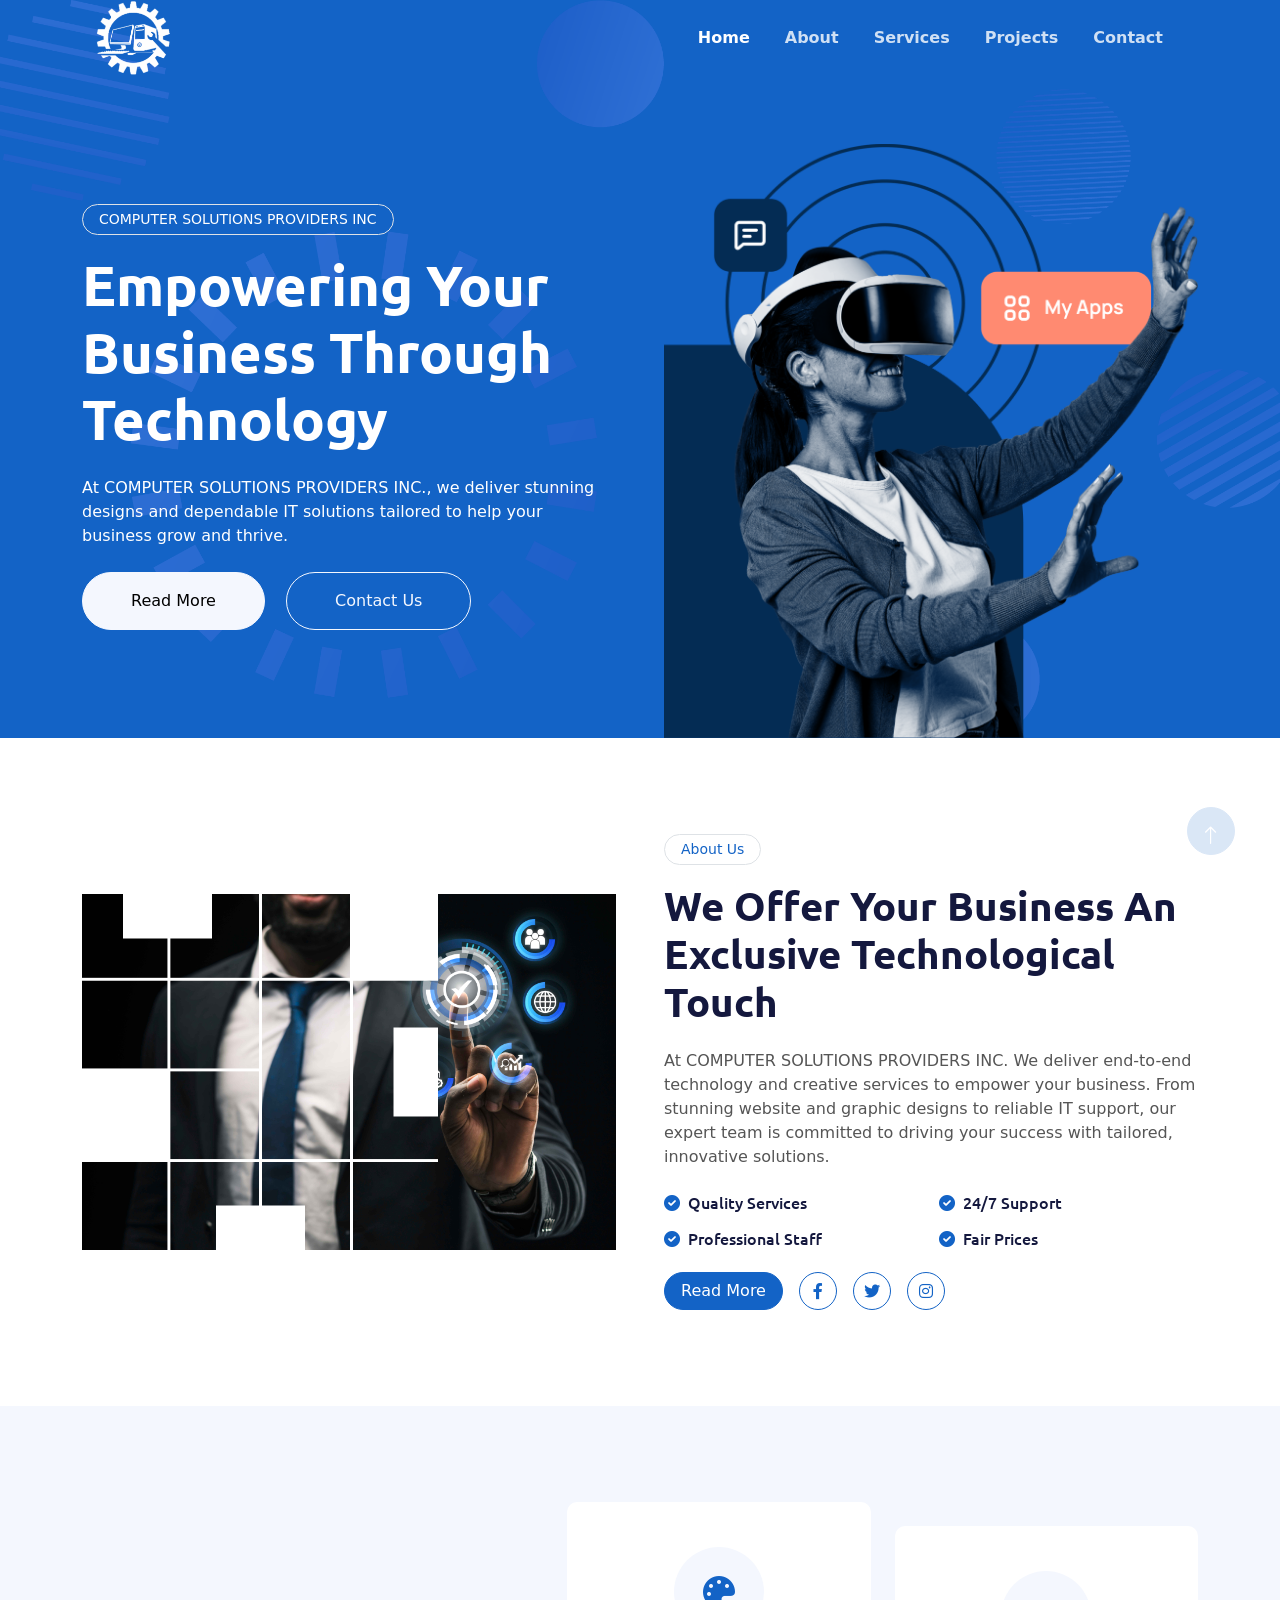
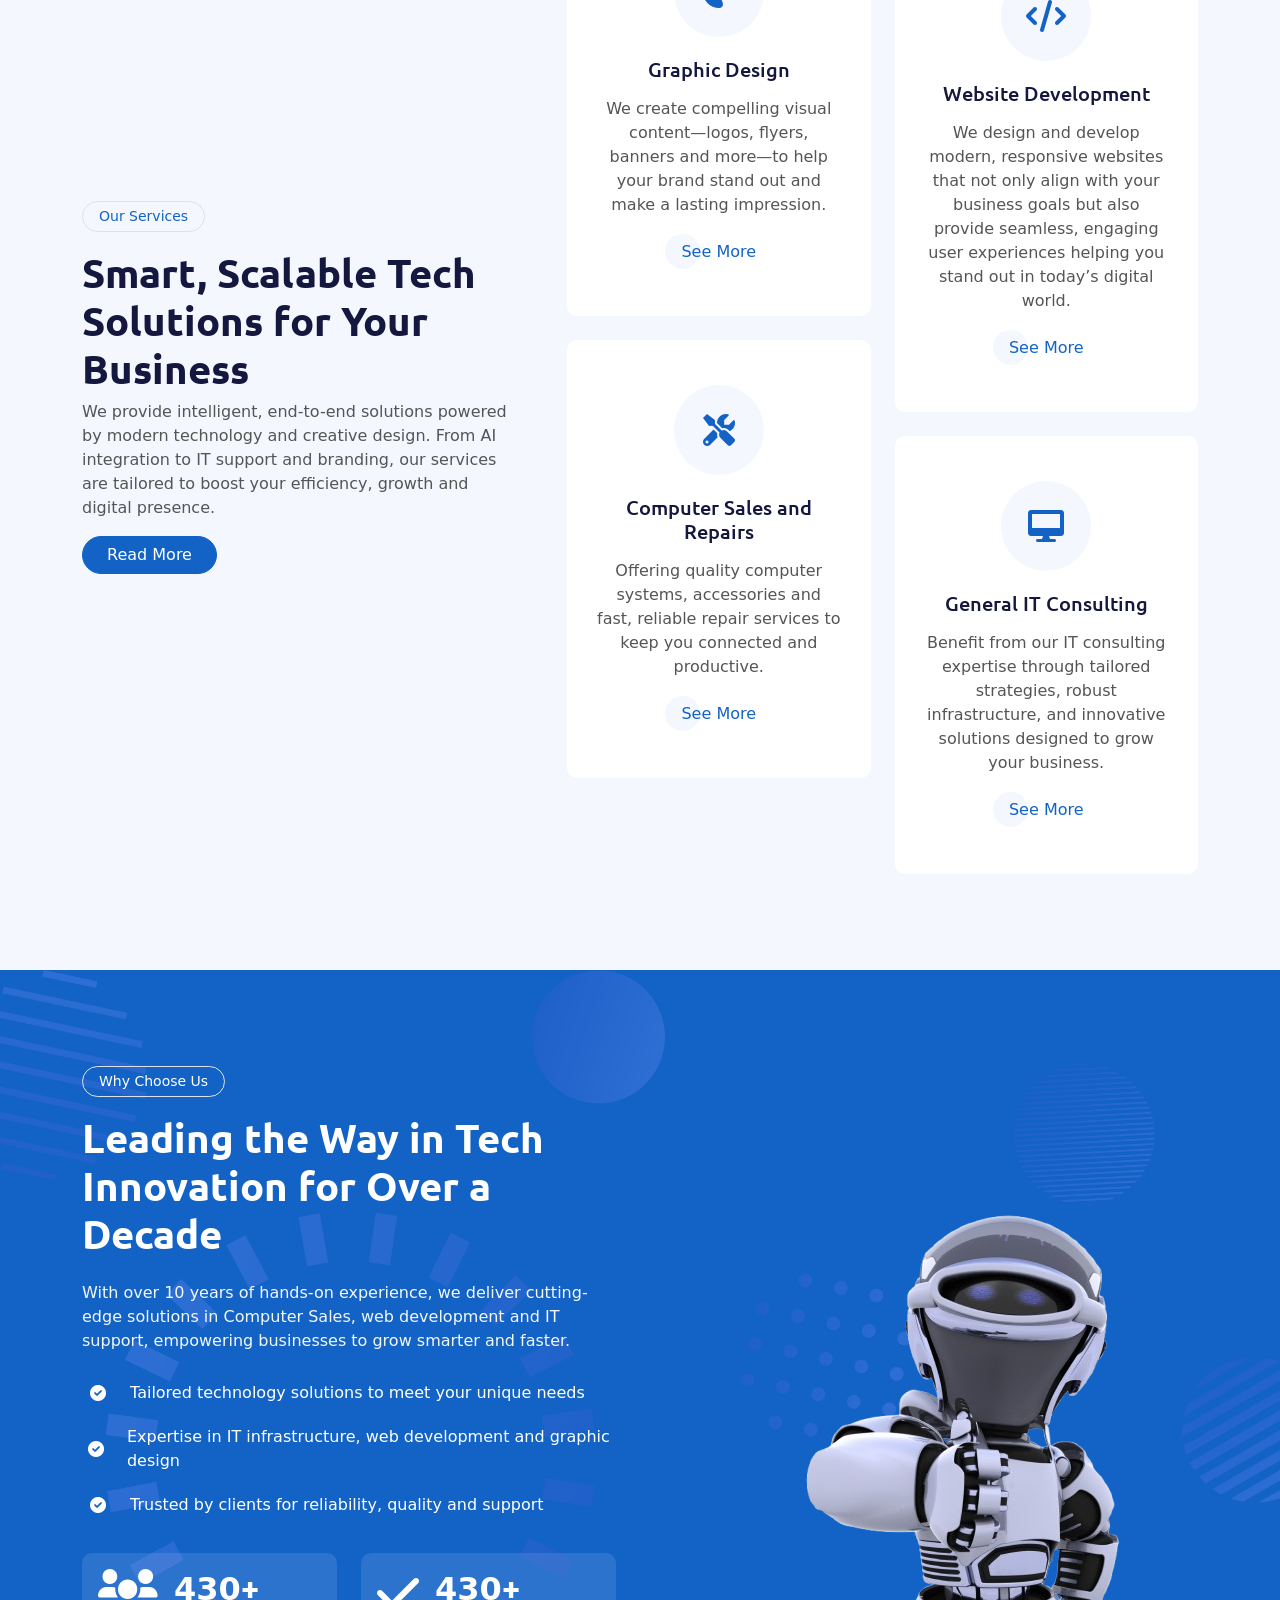
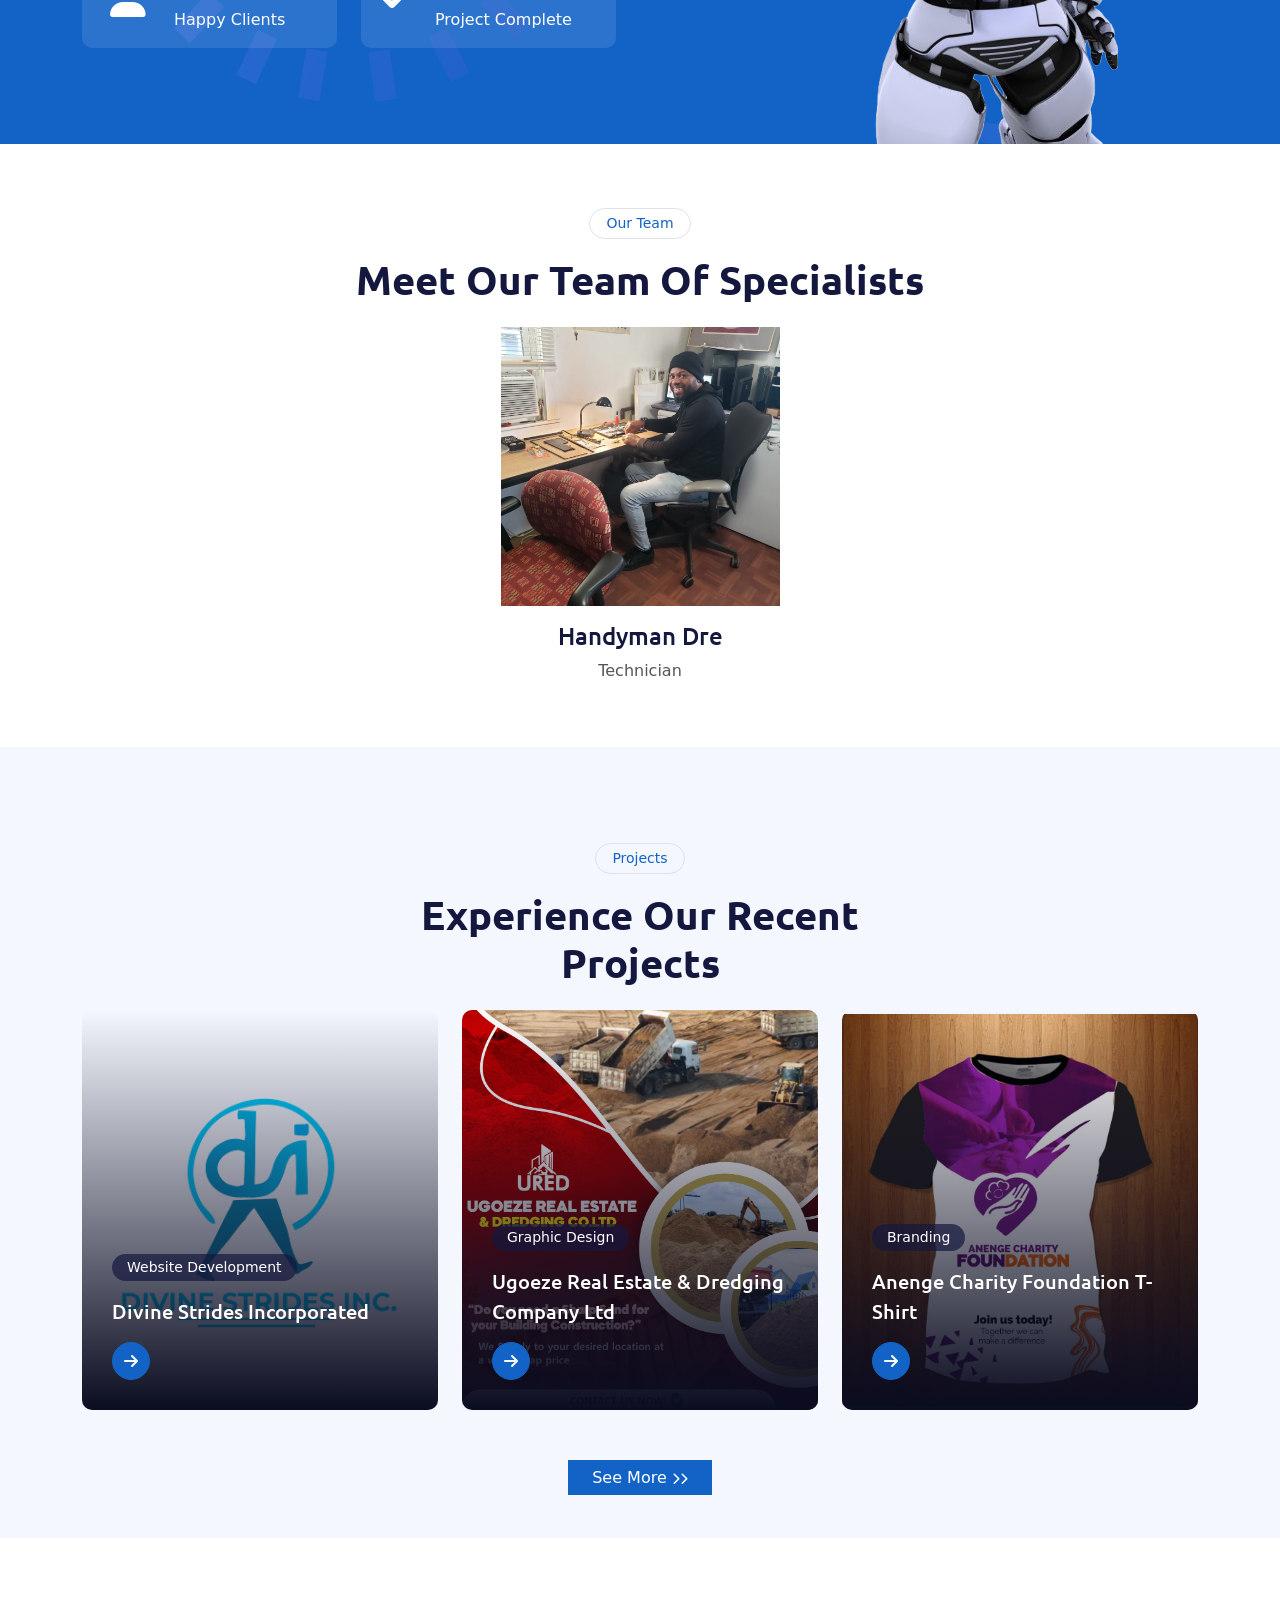
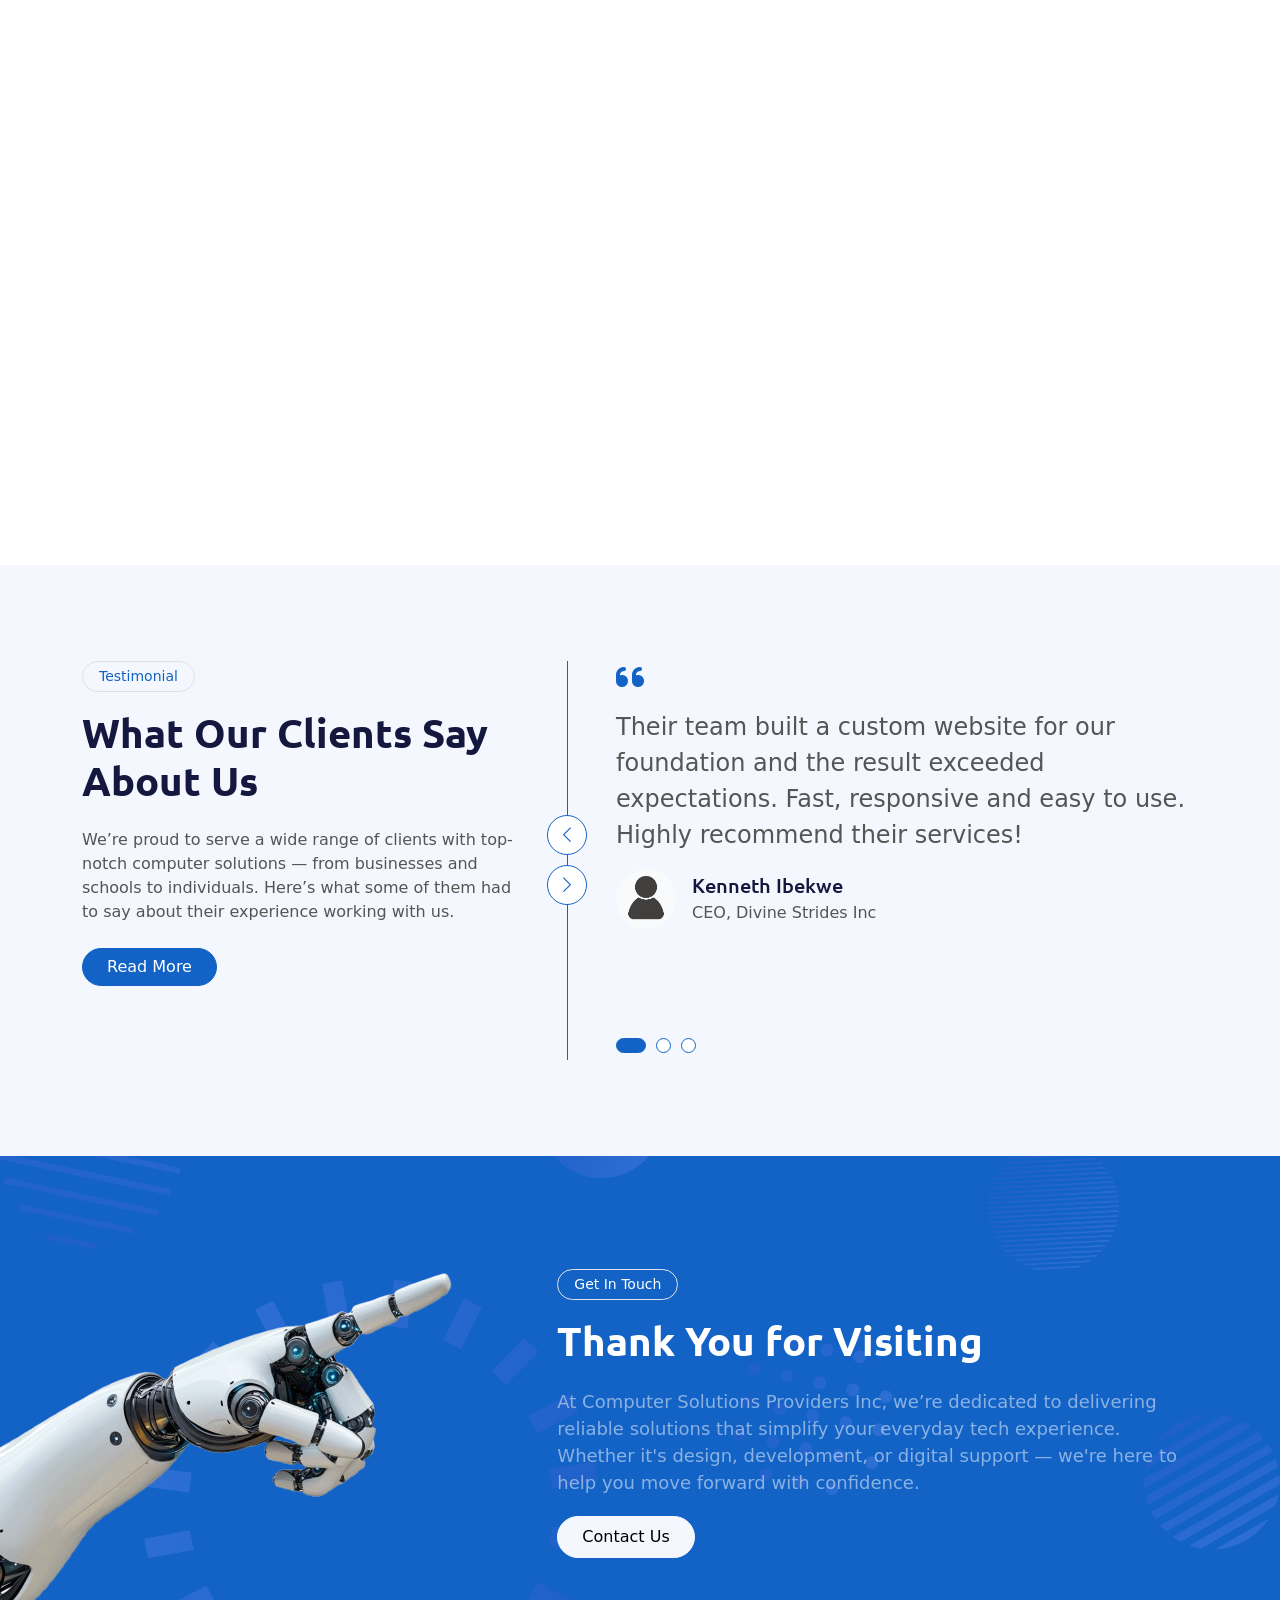
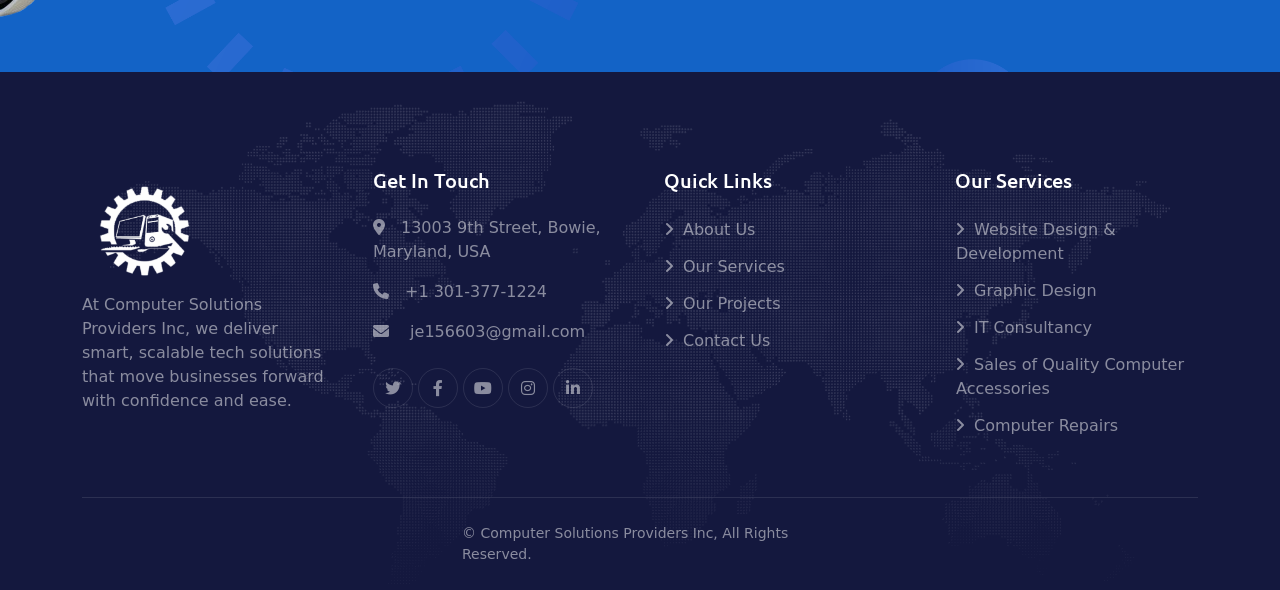
<file: index.html>
<!DOCTYPE html>
<html lang="en">

<head>
    <meta charset="utf-8">
    <title>Home | Computer Solutions Providers Inc</title>
    <meta content="width=device-width, initial-scale=1.0" name="viewport">
    <meta content="" name="keywords">
    <meta content="" name="description">

    <!-- Favicon -->
    <link href="img/image1.png" rel="icon">

    <!-- Google Web Fonts -->
    <link rel="preconnect" href="https://fonts.googleapis.com">
    <link rel="preconnect" href="https://fonts.gstatic.com" crossorigin>
    <link href="https://fonts.googleapis.com/css2?family=Open+Sans:wght@400;600&family=Ubuntu:wght@500;700&display=swap"
        rel="stylesheet">

    <!-- Icon Font Stylesheet -->
    <!-- <link href="https://cdnjs.cloudflare.com/ajax/libs/font-awesome/5.10.0/css/all.min.css" rel="stylesheet"> -->
    <link rel="stylesheet" href="https://cdnjs.cloudflare.com/ajax/libs/font-awesome/6.0.0-beta3/css/all.min.css">
    <link href="https://cdn.jsdelivr.net/npm/bootstrap-icons@1.4.1/font/bootstrap-icons.css" rel="stylesheet">

    <!-- Libraries Stylesheet -->
    <link href="lib/animate/animate.min.css" rel="stylesheet">
    <link href="lib/owlcarousel/assets/owl.carousel.min.css" rel="stylesheet">

    <!-- Customized Bootstrap Stylesheet -->
    <link href="css/bootstrap.min.css" rel="stylesheet">

    <!-- Template Stylesheet -->
    <link href="css/style.css" rel="stylesheet">
</head>

<body>
    <!-- Spinner Start -->
    <!-- <div id="spinner"
        class="show bg-white position-fixed translate-middle w-100 vh-100 top-50 start-50 d-flex align-items-center justify-content-center">
        <div class="spinner-grow text-primary" style="width: 3rem; height: 3rem;" role="status">
            <span class="sr-only">Loading...</span>
        </div>
    </div> -->
    <!-- Spinner End -->


    <!-- Navbar Start -->
    <div class="container-fluid sticky-top">
        <div class="container">
            <nav class="navbar navbar-expand-lg navbar-dark p-0">
                <a href="index.html" class="navbar-brand">
                    <img src="./img/image1.png" alt="">
                </a>
                <button type="button" class="navbar-toggler ms-auto me-0" data-bs-toggle="collapse"
                    data-bs-target="#navbarCollapse">
                    <span class="navbar-toggler-icon"></span>
                </button>
                <div class="collapse navbar-collapse" id="navbarCollapse">
                    <div class="navbar-nav ms-auto">
                        <a href="index.html" class="nav-item nav-link active">Home</a>
                        <a href="about.html" class="nav-item nav-link">About</a>
                        <a href="service.html" class="nav-item nav-link">Services</a>
                        <a href="project.html" class="nav-item nav-link">Projects</a>
                        <a href="contact.html" class="nav-item nav-link">Contact</a>
                    </div>
                </div>
            </nav>
        </div>
    </div>
    <!-- Navbar End -->


    <!-- Hero Start -->
    <div class="container-fluid pt-5 bg-primary hero-header mb-5">
        <div class="container pt-5">
            <div class="row g-5 pt-5">
                <div class="col-lg-6 align-self-center text-center text-lg-start mb-lg-5">
                    <div class="btn btn-sm border rounded-pill text-white px-3 mb-3 animated slideInRight">COMPUTER SOLUTIONS PROVIDERS INC</div>
                    <h1 class="display-4 text-white mb-4 animated slideInRight">Empowering Your Business Through Technology</h1>
                    <p class="text-white mb-4 animated slideInRight">At COMPUTER SOLUTIONS PROVIDERS INC., we deliver stunning designs and dependable IT solutions tailored to help your business grow and thrive.</p>
                    <a href="/about.html" class="btn btn-light py-sm-3 px-sm-5 rounded-pill me-3 animated slideInRight">Read More</a>
                    <a href="/contact.html" class="btn btn-outline-light py-sm-3 px-sm-5 rounded-pill animated slideInRight">Contact Us</a>
                </div>
                <div class="col-lg-6 align-self-end text-center text-lg-end">
                    <img class="img-fluid" src="img/possibility.png" alt="">
                </div>
            </div>
        </div>
    </div>
    <!-- Hero End -->

    <!-- About Start -->
    <div class="container-fluid py-5">
        <div class="container">
            <div class="row g-5 align-items-center">
                <div class="col-lg-6 wow fadeIn" data-wow-delay="0.1s">
                    <div class="about-img">
                        <img class="img-fluid" src="img/1.jpg">
                    </div>
                </div>
                <div class="col-lg-6 wow fadeIn" data-wow-delay="0.5s">
                    <div class="btn btn-sm border rounded-pill text-primary px-3 mb-3">About Us</div>
                    <h1 class="mb-4">We Offer Your Business An Exclusive Technological Touch</h1>
                    <p class="mb-4">At COMPUTER SOLUTIONS PROVIDERS INC. We deliver end-to-end technology and creative services to empower your business. 
                        From stunning website and graphic designs to reliable IT support, our expert team is committed to driving your success with tailored, innovative solutions.</p>
                    <div class="row g-3">
                        <div class="col-sm-6">
                            <h6 class="mb-3"><i class="fa fa-circle-check text-primary me-2"></i>Quality Services</h6>
                            <h6 class="mb-0"><i class="fa fa-circle-check text-primary me-2"></i>Professional Staff</h6>
                        </div>
                        <div class="col-sm-6">
                            <h6 class="mb-3"><i class="fa fa-circle-check text-primary me-2"></i>24/7 Support</h6>
                            <h6 class="mb-0"><i class="fa fa-circle-check text-primary me-2"></i>Fair Prices</h6>
                        </div>
                    </div>
                    <div class="d-flex align-items-center mt-4">
                        <a class="btn btn-primary rounded-pill px-3 me-3" href="about.html">Read More</a>
                        <a class="btn btn-outline-primary btn-square me-3" href=""><i class="fab fa-facebook-f"></i></a>
                        <a class="btn btn-outline-primary btn-square me-3" href=""><i class="fab fa-twitter"></i></a>
                        <a class="btn btn-outline-primary btn-square me-3" href=""><i class="fab fa-instagram"></i></a>
                    </div>
                </div>
            </div>
        </div>
    </div>
    <!-- About End -->


    <!-- Service Start -->
    <div class="container-fluid bg-light mt-5 py-5">
        <div class="container py-5">
            <div class="row g-5 align-items-center">
                <div class="col-lg-5 wow fadeIn" data-wow-delay="0.1s">
                    <div class="btn btn-sm border rounded-pill text-primary px-3 mb-3">Our Services</div>
                    <h1>Smart, Scalable Tech Solutions for Your Business</h1>
                    <p>We provide intelligent, end-to-end solutions powered by modern technology and creative design. 
                        From AI integration to IT support and branding, our services are tailored to boost your efficiency, 
                        growth and digital presence.</p>
                    <a class="btn btn-primary rounded-pill px-4" href="">Read More</a>
                </div>
                <div class="col-lg-7">
                    <div class="row g-4">
                        <div class="col-md-6">
                            <div class="row g-4">
                                <div class="col-12 wow fadeIn" data-wow-delay="0.1s">
                                    <div class="service-item d-flex flex-column justify-content-center text-center rounded">
                                        <div class="service-icon btn-square">
                                            <i class="fa fa-palette fa-2x"></i>
                                        </div>
                                        <h5 class="mb-3">Graphic Design</h5>
                                        <p>We create compelling visual content—logos, flyers, banners and 
                                            more—to help your brand stand out and make a lasting impression.</p>
                                        <a class="btn px-3 mt-auto mx-auto" href="service.html">See More</a>
                                    </div>
                                </div>
                                <div class="col-12 wow fadeIn" data-wow-delay="0.5s">
                                    <div class="service-item d-flex flex-column justify-content-center text-center rounded">
                                        <div class="service-icon btn-square">
                                            <i class="fa fa-screwdriver-wrench fa-2x"></i>
                                        </div>
                                        <h5 class="mb-3">Computer Sales and Repairs</h5>
                                        <p>Offering quality computer systems, accessories and fast, reliable repair services 
                                            to keep you connected and productive.</p>

                                        <a class="btn px-3 mt-auto mx-auto" href="service.html">See More</a>
                                    </div>
                                </div>
                            </div>
                        </div>
                        <div class="col-md-6 pt-md-4">
                            <div class="row g-4">
                                <div class="col-12 wow fadeIn" data-wow-delay="0.3s">
                                    <div class="service-item d-flex flex-column justify-content-center text-center rounded">
                                        <div class="service-icon btn-square">
                                            <i class="fa fa-code fa-2x"></i>
                                        </div>
                                        <h5 class="mb-3">Website Development</h5>
                                        <p>We design and develop modern, responsive websites that not only align with your business goals
                                             but also provide seamless, engaging user experiences helping you stand out
                                              in today’s digital world.</p>
                                        <a class="btn px-3 mt-auto mx-auto" href="service.html">See More</a>
                                    </div>
                                </div>
                                <div class="col-12 wow fadeIn" data-wow-delay="0.7s">
                                    <div class="service-item d-flex flex-column justify-content-center text-center rounded">
                                        <div class="service-icon btn-square">
                                            <i class="fa fa-desktop fa-2x"></i>
                                        </div>
                                        <h5 class="mb-3">General IT Consulting</h5>
                                        <p>Benefit from our IT consulting expertise through tailored strategies, robust infrastructure, 
                                            and innovative solutions designed to grow your business.</p>
                                        <a class="btn px-3 mt-auto mx-auto" href="service.html">See More</a>
                                    </div>
                                </div>
                            </div>
                        </div>
                    </div>
                </div>
            </div>
        </div>
    </div>
    <!-- Service End -->


    <!-- Feature Start -->
    <div class="container-fluid bg-primary feature pt-5">
        <div class="container pt-5">
            <div class="row g-5">
                <div class="col-lg-6 align-self-center mb-md-5 pb-md-5 wow fadeIn" data-wow-delay="0.3s">
                    <div class="btn btn-sm border rounded-pill text-white px-3 mb-3">Why Choose Us</div>
                    <h1 class="text-white mb-4">Leading the Way in Tech Innovation for Over a Decade</h1>
                    <p class="text-light mb-4">With over 10 years of hands-on experience, we deliver cutting-edge solutions in Computer Sales, web development and IT support, empowering businesses to grow smarter and faster.</p>
                    <div class="d-flex align-items-center text-white mb-3">
                        <div class="btn-sm-square text-white me-3">
                            <i class="fa fa-circle-check"></i>
                        </div>
                        <span>Tailored technology solutions to meet your unique needs</span>
                    </div>
                    <div class="d-flex align-items-center text-white mb-3">
                        <div class="btn-sm-square text-white me-3">
                            <i class="fa fa-circle-check"></i>
                        </div>
                        <span>Expertise in IT infrastructure, web development and graphic design</span>
                    </div>
                    <div class="d-flex align-items-center text-white mb-3">
                        <div class="btn-sm-square text-white me-3">
                            <i class="fa fa-circle-check"></i>
                        </div>
                        <span>Trusted by clients for reliability, quality and support</span>
                    </div>
                    <div class="row g-4 pt-3">
                        <div class="col-sm-6">
                            <div class="d-flex rounded p-3" style="background: rgba(256, 256, 256, 0.1);">
                                <i class="fa fa-users fa-3x text-white"></i>
                                <div class="ms-3">
                                    <h2 class="text-white mb-0"><span data-toggle="counter-up">1000</span>+</h2>
                                    <p class="text-white mb-0">Happy Clients</p>
                                </div>
                            </div>
                        </div>
                        <div class="col-sm-6">
                            <div class="d-flex rounded p-3" style="background: rgba(256, 256, 256, 0.1);">
                                <i class="fa fa-check fa-3x text-white"></i>
                                <div class="ms-3">
                                    <h2 class="text-white mb-0"><span data-toggle="counter-up">1000</span>+</h2>
                                    <p class="text-white mb-0">Project Complete</p>
                                </div>
                            </div>
                        </div>
                    </div>
                </div>
                
                <div class="col-lg-6 align-self-end text-center text-md-end wow fadeIn" data-wow-delay="0.5s">
                    <img class="img-fluid" src="img/robot1.png" alt="">
                </div>
            </div>
        </div>
    </div>
    <!-- Feature End -->

    
    <div class="container-fluid py-5">
        <div class="container">
            <div class="wow fadeIn text-center" data-wow-delay="0.5s">
                <div class="btn btn-sm border rounded-pill text-primary px-3 mt-3 mb-3">Our Team</div>
                <h1 class="mb-4">Meet Our Team Of Specialists</h1>
                <img src="./img/image0 (21).jpeg" alt="" class="img-fluid w-25">
                <h4 class="mt-3 mb-2">Handyman Dre</h4>
                <p>Technician</p>
                
            </div>
        </div>
    </div>

    <!-- Case Start -->
    <div class="container-fluid bg-light py-5">
        <div class="container py-5">
            <div class="mx-auto text-center wow fadeIn" data-wow-delay="0.1s" style="max-width: 500px;">
                <div class="btn btn-sm border rounded-pill text-primary px-3 mb-3">Projects</div>
                <h1 class="mb-4">Experience Our Recent Projects</h1>
            </div>
            <div class="row g-4">
                <div class="col-lg-4 wow fadeInLeft" data-wow-delay="0.1s">
                    <div class="case-item position-relative overflow-hidden rounded mb-2">
                        <a href="https://www.divinestridesinc.org">
                            <div class="project1 project"></div>
                            <a class="case-overlay text-decoration-none" href="https://www.divinestridesinc.org">
                                <small>Website Development</small>
                                <h5 class="lh-base text-white mb-3">Divine Strides Incorporated</h5>
                                <span class="btn btn-square btn-primary"><i class="fa fa-arrow-right"></i></span>
                            </a>
                        </a>
                    </div>
                </div>
                <div class="col-lg-4 wow fadeInLeft" data-wow-delay="0.2s">
                    <div class="case-item position-relative overflow-hidden rounded mb-2">
                        <a href="img/SAVE_20250413_160943.jpg">
                            <div class="project2 project"></div>
                            <a class="case-overlay text-decoration-none" href="img/SAVE_20250413_160943.jpg">
                                <small>Graphic Design</small>
                                <h5 class="lh-base text-white mb-3">Ugoeze Real Estate & Dredging Company Ltd
                                </h5>
                                <span class="btn btn-square btn-primary"><i class="fa fa-arrow-right"></i></span>
                            </a>
                        </a>
                    </div>
                </div>
                <div class="col-lg-4 wow fadeInLeft" data-wow-delay="0.2s">
                    <div class="case-item position-relative overflow-hidden rounded mb-2">
                        <a href="img/image5.jpeg">
                            <div class="project7 project"></div>
                            <a class="case-overlay text-decoration-none" href="img/image5.jpeg">
                                <small>Branding</small>
                                <h5 class="lh-base text-white mb-3">Anenge Charity Foundation T-Shirt
                                </h5>
                                <span class="btn btn-square btn-primary"><i class="fa fa-arrow-right"></i></span>
                            </a>
                        </a>
                    </div>
                </div>
            </div>
        </div>
        <center>
            <a href="project.html" class="btn-primary rounded-0 py-2 px-4 text-white">See More <i class="fa fa-chevron-right" style="font-size: 12px;"></i><i class="fa fa-chevron-right" style="font-size: 12px;"></i></a>
        </center>
    </div>
    <!-- Case End -->


    <!-- FAQs Start -->
    <div class="container-fluid py-5">
        <div class="container py-5">
            <div class="mx-auto text-center wow fadeIn" data-wow-delay="0.1s" style="max-width: 500px;">
                <div class="btn btn-sm border rounded-pill text-primary px-3 mb-3">Popular FAQs</div>
                <h1 class="mb-4">Frequently Asked Questions</h1>
            </div>
            <div class="row">
                <div class="col-lg-6">
                    <div class="accordion" id="accordionFAQ1">
                        <div class="accordion-item wow fadeIn" data-wow-delay="0.1s">
                            <h2 class="accordion-header" id="headingOne">
                                <button class="accordion-button collapsed" type="button" data-bs-toggle="collapse"
                                    data-bs-target="#collapseOne" aria-expanded="false" aria-controls="collapseOne">
                                    What services do you offer?
                                </button>
                            </h2>
                            <div id="collapseOne" class="accordion-collapse collapse" aria-labelledby="headingOne"
                                data-bs-parent="#accordionFAQ1">
                                <div class="accordion-body">
                                    We offer a wide range of solutions including web and mobile app development, IT consultancy, networking, computer repairs, hardware upgrades, software installation and ongoing tech support.
                                </div>
                            </div>
                        </div>
                        <div class="accordion-item wow fadeIn" data-wow-delay="0.2s">
                            <h2 class="accordion-header" id="headingTwo">
                                <button class="accordion-button collapsed" type="button" data-bs-toggle="collapse"
                                    data-bs-target="#collapseTwo" aria-expanded="false" aria-controls="collapseTwo">
                                    Do you build custom websites and applications?
                                </button>
                            </h2>
                            <div id="collapseTwo" class="accordion-collapse collapse" aria-labelledby="headingTwo"
                                data-bs-parent="#accordionFAQ1">
                                <div class="accordion-body">
                                    Yes, we specialize in developing tailor-made websites and applications based on your business goals and user needs. From e-commerce to management systems, we've got you covered.
                                </div>
                            </div>
                        </div>
                        <div class="accordion-item wow fadeIn" data-wow-delay="0.3s">
                            <h2 class="accordion-header" id="headingThree">
                                <button class="accordion-button collapsed" type="button" data-bs-toggle="collapse"
                                    data-bs-target="#collapseThree" aria-expanded="false" aria-controls="collapseThree">
                                    Can you help with computer repairs and upgrades?
                                </button>
                            </h2>
                            <div id="collapseThree" class="accordion-collapse collapse" aria-labelledby="headingThree"
                                data-bs-parent="#accordionFAQ1">
                                <div class="accordion-body">
                                    Absolutely! We diagnose and repair hardware and software issues, perform upgrades and offer professional advice on optimizing your systems for better performance.
                                </div>
                            </div>
                        </div>
                        <div class="accordion-item wow fadeIn" data-wow-delay="0.4s">
                            <h2 class="accordion-header" id="headingFour">
                                <button class="accordion-button collapsed" type="button" data-bs-toggle="collapse"
                                    data-bs-target="#collapseFour" aria-expanded="true" aria-controls="collapseFour">
                                    Do you offer networking and IT infrastructure setup?
                                </button>
                            </h2>
                            <div id="collapseFour" class="accordion-collapse collapse" aria-labelledby="headingFour"
                                data-bs-parent="#accordionFAQ1">
                                <div class="accordion-body">
                                    Yes, we provide complete network setup and IT infrastructure services for homes, schools and businesses — including router configuration, cabling, security and server integration.
                                </div>
                            </div>
                        </div>
                    </div>
                </div>
                <div class="col-lg-6">
                    <div class="accordion" id="accordionFAQ2">
                        <div class="accordion-item wow fadeIn" data-wow-delay="0.5s">
                            <h2 class="accordion-header" id="headingFive">
                                <button class="accordion-button collapsed" type="button" data-bs-toggle="collapse"
                                    data-bs-target="#collapseFive" aria-expanded="false" aria-controls="collapseFive">
                                    Do you provide IT consultancy for schools and businesses?
                                </button>
                            </h2>
                            <div id="collapseFive" class="accordion-collapse collapse" aria-labelledby="headingFive"
                                data-bs-parent="#accordionFAQ2">
                                <div class="accordion-body">
                                    Yes, we work closely with institutions and businesses to assess their needs, recommend solutions, plan infrastructure and implement cost-effective, scalable tech strategies.
                                </div>
                            </div>
                        </div>
                        <div class="accordion-item wow fadeIn" data-wow-delay="0.6s">
                            <h2 class="accordion-header" id="headingSix">
                                <button class="accordion-button collapsed" type="button" data-bs-toggle="collapse"
                                    data-bs-target="#collapseSix" aria-expanded="false" aria-controls="collapseSix">
                                    How long does it take to complete a web project?
                                </button>
                            </h2>
                            <div id="collapseSix" class="accordion-collapse collapse" aria-labelledby="headingSix"
                                data-bs-parent="#accordionFAQ2">
                                <div class="accordion-body">
                                    Depending on the scope and complexity, a typical web project takes between 2 to 4 weeks. We provide detailed timelines during the project briefing.
                                </div>
                            </div>
                        </div>
                        <div class="accordion-item wow fadeIn" data-wow-delay="0.7s">
                            <h2 class="accordion-header" id="headingSeven">
                                <button class="accordion-button collapsed" type="button" data-bs-toggle="collapse"
                                    data-bs-target="#collapseSeven" aria-expanded="false" aria-controls="collapseSeven">
                                    What kind of post-project support do you offer?
                                </button>
                            </h2>
                            <div id="collapseSeven" class="accordion-collapse collapse" aria-labelledby="headingSeven"
                                data-bs-parent="#accordionFAQ2">
                                <div class="accordion-body">
                                    We offer ongoing maintenance, updates, security checks, backups and even training sessions to ensure your systems or websites run smoothly after delivery.
                                </div>
                            </div>
                        </div>
                        <div class="accordion-item wow fadeIn" data-wow-delay="0.8s">
                            <h2 class="accordion-header" id="headingEight">
                                <button class="accordion-button collapsed" type="button" data-bs-toggle="collapse"
                                    data-bs-target="#collapseEight" aria-expanded="false" aria-controls="collapseEight">
                                    How do I request a service or get a quote?
                                </button>
                            </h2>
                            <div id="collapseEight" class="accordion-collapse collapse" aria-labelledby="headingEight"
                                data-bs-parent="#accordionFAQ2">
                                <div class="accordion-body">
                                    You can reach us through our contact form, phone number, or visit our office. Once we understand your needs, we’ll provide a detailed quote with clear timelines and deliverables.
                                </div>
                            </div>
                        </div>
                    </div>
                </div>
            </div>
        </div>
        
    </div>
    <!-- FAQs En -->

    <!-- Testimonial Start -->
    <div class="container-xxl bg-light py-5">
        <div class="container py-5">
            <div class="row g-5">
                <div class="col-lg-5 wow fadeIn" data-wow-delay="0.1s">
                    <div class="btn btn-sm border rounded-pill text-primary px-3 mb-3">Testimonial</div>
                    <h1 class="mb-4">What Our Clients Say About Us</h1>
                    <p class="mb-4">
                        We’re proud to serve a wide range of clients with top-notch computer solutions — from businesses and schools to individuals. Here’s what some of them had to say about their experience working with us.
                    </p>
                    <a class="btn btn-primary rounded-pill px-4" href="service.html">Read More</a>
                </div>
                <div class="col-lg-7 wow fadeIn" data-wow-delay="0.5s">
                    <div class="owl-carousel testimonial-carousel border-start border-primary">
                        <div class="testimonial-item ps-5">
                            <i class="fa fa-quote-left fa-2x text-primary mb-3"></i>
                            <p class="fs-4">Their team built a custom website for our foundation and the result exceeded expectations. Fast, responsive and easy to use. Highly recommend their services!</p>
                            <div class="d-flex align-items-center">
                                <img class="img-fluid flex-shrink-0 rounded-circle" src="img/person.jpg"
                                    style="width: 60px; height: 60px;">
                                <div class="ps-3">
                                    <h5 class="mb-1">Kenneth Ibekwe</h5>
                                    <span>CEO, Divine Strides Inc</span>
                                </div>
                            </div>
                        </div>
                        <div class="testimonial-item ps-5">
                            <i class="fa fa-quote-left fa-2x text-primary mb-3"></i>
                            <p class="fs-4">I had issues with my laptop and network setup. They fixed everything within a day and even optimized my system. Excellent tech support!</p>
                            <div class="d-flex align-items-center">
                                <img class="img-fluid flex-shrink-0 rounded-circle" src="img/person.jpg"
                                    style="width: 60px; height: 60px;">
                                <div class="ps-3">
                                    <h5 class="mb-1">Jonathan Pierce</h5>
                                    <span>Freelance Designer</span>
                                </div>
                            </div>
                        </div>
                        <div class="testimonial-item ps-5">
                            <i class="fa fa-quote-left fa-2x text-primary mb-3"></i>
                            <p class="fs-4">I was blown away by the creativity and attention to detail in the designs delivered. The team truly understood our brand and brought our vision to life beyond expectations. Professional, timely and incredibly talented—highly recommended!</p>
                            <div class="d-flex align-items-center">
                                <img class="img-fluid flex-shrink-0 rounded-circle" src="img/person.jpg"
                                    style="width: 60px; height: 60px;">
                                <div class="ps-3">
                                    <h5 class="mb-1">Joseph E. Enyinnaya</h5>
                                    <span>CEO, Ugoeze Real Estate & Dredging Company Ltd</span>
                                </div>
                            </div>
                        </div>
                    </div>
                </div>
            </div>            
        </div>
    </div>
    <!-- Testimonial End -->


    <!-- Newsletter Start -->
    <div class="container-fluid bg-primary newsletter py-2">
        <div class="container">
            <div class="row g-5 align-items-center">
                <div class="col-md-5 ps-lg-0 pt-5 pt-md-0 text-start wow fadeInLeft newsletter-img" data-wow-delay="0.3s">
                    <img class="img-fluid" src="img/robot-hand.png" alt="">
                </div>
                <div class="col-md-7 py-5 newsletter-text wow fadeIn" data-wow-delay="0.5s">
                    <div class="btn btn-sm border rounded-pill text-white px-3 mb-3">Get In Touch</div>
                    <h1 class="text-white mb-4">Thank You for Visiting</h1>
                    <div class="position-relative w-100 mt-3 mb-3 text-white-50">
                        <span style="font-size: 18px;">At Computer Solutions Providers Inc, we’re dedicated to delivering reliable solutions 
                            that simplify your everyday tech experience. Whether it's design, development, or digital support 
                            — we're here to help you move forward with confidence.</span>
                    </div>
                    <a href="contact.html" class="btn btn-light py-sm-2 px-sm-4 rounded-pill mt-1">Contact Us</a>
                </div>
            </div>
        </div>
    </div>
    <!-- Newsletter End -->


   <!-- Footer Start -->
<div class="container-fluid bg-dark text-white-50 footer pt-5">
    <div class="container py-5">
        <div class="row g-5">
            <div class="col-md-6 col-lg-3 wow fadeIn" data-wow-delay="0.1s">
                <a href="index.html" class="d-inline-block img-fluid">
                    <img src="img/image1.png" class="img-fluid w-50" alt="Company Logo">
                </a>
                <p class="mb-0">At Computer Solutions Providers Inc, we deliver smart, scalable tech solutions that move businesses forward with confidence and ease.</p>
            </div>
            <div class="col-md-6 col-lg-3 wow fadeIn" data-wow-delay="0.3s">
                <h5 class="text-white mb-4">Get In Touch</h5>
                <p><i class="fa fa-map-marker-alt me-3"></i>13003 9th Street, Bowie, Maryland, USA</p>
                <p><i class="fa fa-phone me-3"></i>+1 301-377-1224</p>
                <p>
                    <i class="fa fa-envelope me-3"></i>
                    <a href="mailto:je156603@gmail.com?subject=Inquiry from Website Visitor&body=Hello Computer Solutions Providers Inc,%0D%0A%0D%0AI would like to inquire about..." class="text-white-50">
                      je156603@gmail.com
                    </a>
                </p>                  
                <div class="d-flex pt-2">
                    <a class="btn btn-outline-light btn-social" href="#"><i class="fab fa-twitter"></i></a>
                    <a class="btn btn-outline-light btn-social" href="#"><i class="fab fa-facebook-f"></i></a>
                    <a class="btn btn-outline-light btn-social" href="#"><i class="fab fa-youtube"></i></a>
                    <a class="btn btn-outline-light btn-social" href="#"><i class="fab fa-instagram"></i></a>
                    <a class="btn btn-outline-light btn-social" href="#"><i class="fab fa-linkedin-in"></i></a>
                </div>
            </div>
            <div class="col-md-6 col-lg-3 wow fadeIn" data-wow-delay="0.5s">
                <h5 class="text-white mb-4">Quick Links</h5>
                <a class="btn btn-link" href="about.html">About Us</a>
                <a class="btn btn-link" href="service.html">Our Services</a>
                <a class="btn btn-link" href="project.html">Our Projects</a>
                <a class="btn btn-link" href="contact.html">Contact Us</a>
            </div>
            <div class="col-md-6 col-lg-3 wow fadeIn" data-wow-delay="0.7s">
                <h5 class="text-white mb-4">Our Services</h5>
                <a class="btn btn-link">Website Design & Development</a>
                <a class="btn btn-link">Graphic Design</a>
                <a class="btn btn-link">IT Consultancy</a>
                <a class="btn btn-link">Sales of Quality Computer Accessories</a>
                <a class="btn btn-link">Computer Repairs</a>                
            </div>
        </div>
    </div>
    <div class="container wow fadeIn" data-wow-delay="0.1s">
        <div class="copyright">
            <div class="row">
                <div class="col-md-4 text-center text-md-start mb-3 mb-md-0 mx-auto">
                    &copy; <span>Computer Solutions Providers Inc, All Rights Reserved.</span>
                </div>
            </div>
        </div>
    </div>
</div>
<!-- Footer End -->

    <!-- Back to Top -->
    <a href="#" class="btn btn-lg btn-primary btn-lg-square back-to-top pt-2"><i class="bi bi-arrow-up"></i></a>


    <!-- JavaScript Libraries -->
    <script src="https://ajax.googleapis.com/ajax/libs/jquery/3.6.1/jquery.min.js"></script>
    <script src="https://cdn.jsdelivr.net/npm/bootstrap@5.0.0/dist/js/bootstrap.bundle.min.js"></script>
    <script src="lib/wow/wow.min.js"></script>
    <script src="lib/easing/easing.min.js"></script>
    <script src="lib/waypoints/waypoints.min.js"></script>
    <script src="lib/counterup/counterup.min.js"></script>
    <script src="lib/owlcarousel/owl.carousel.min.js"></script>

    <!-- Template Javascript -->
    <script src="js/main.js"></script>
</body>

</html>
</file>
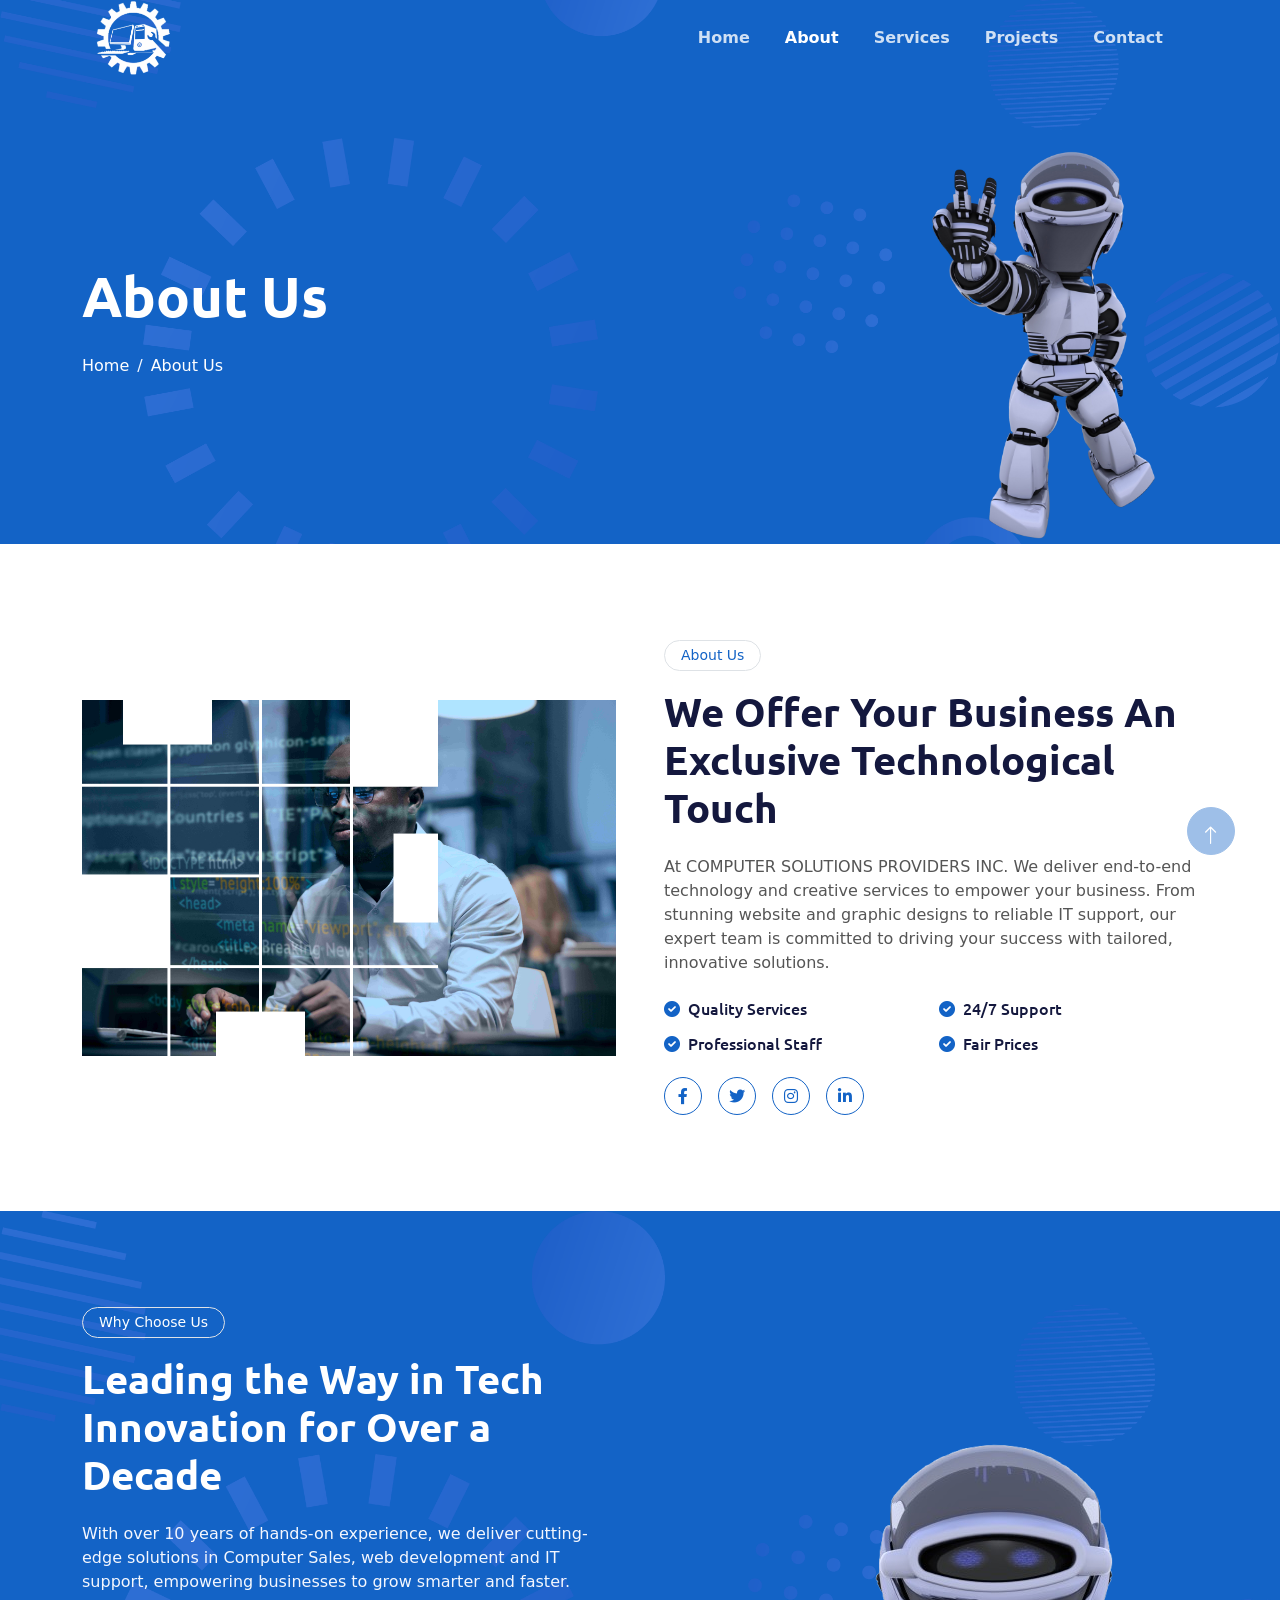
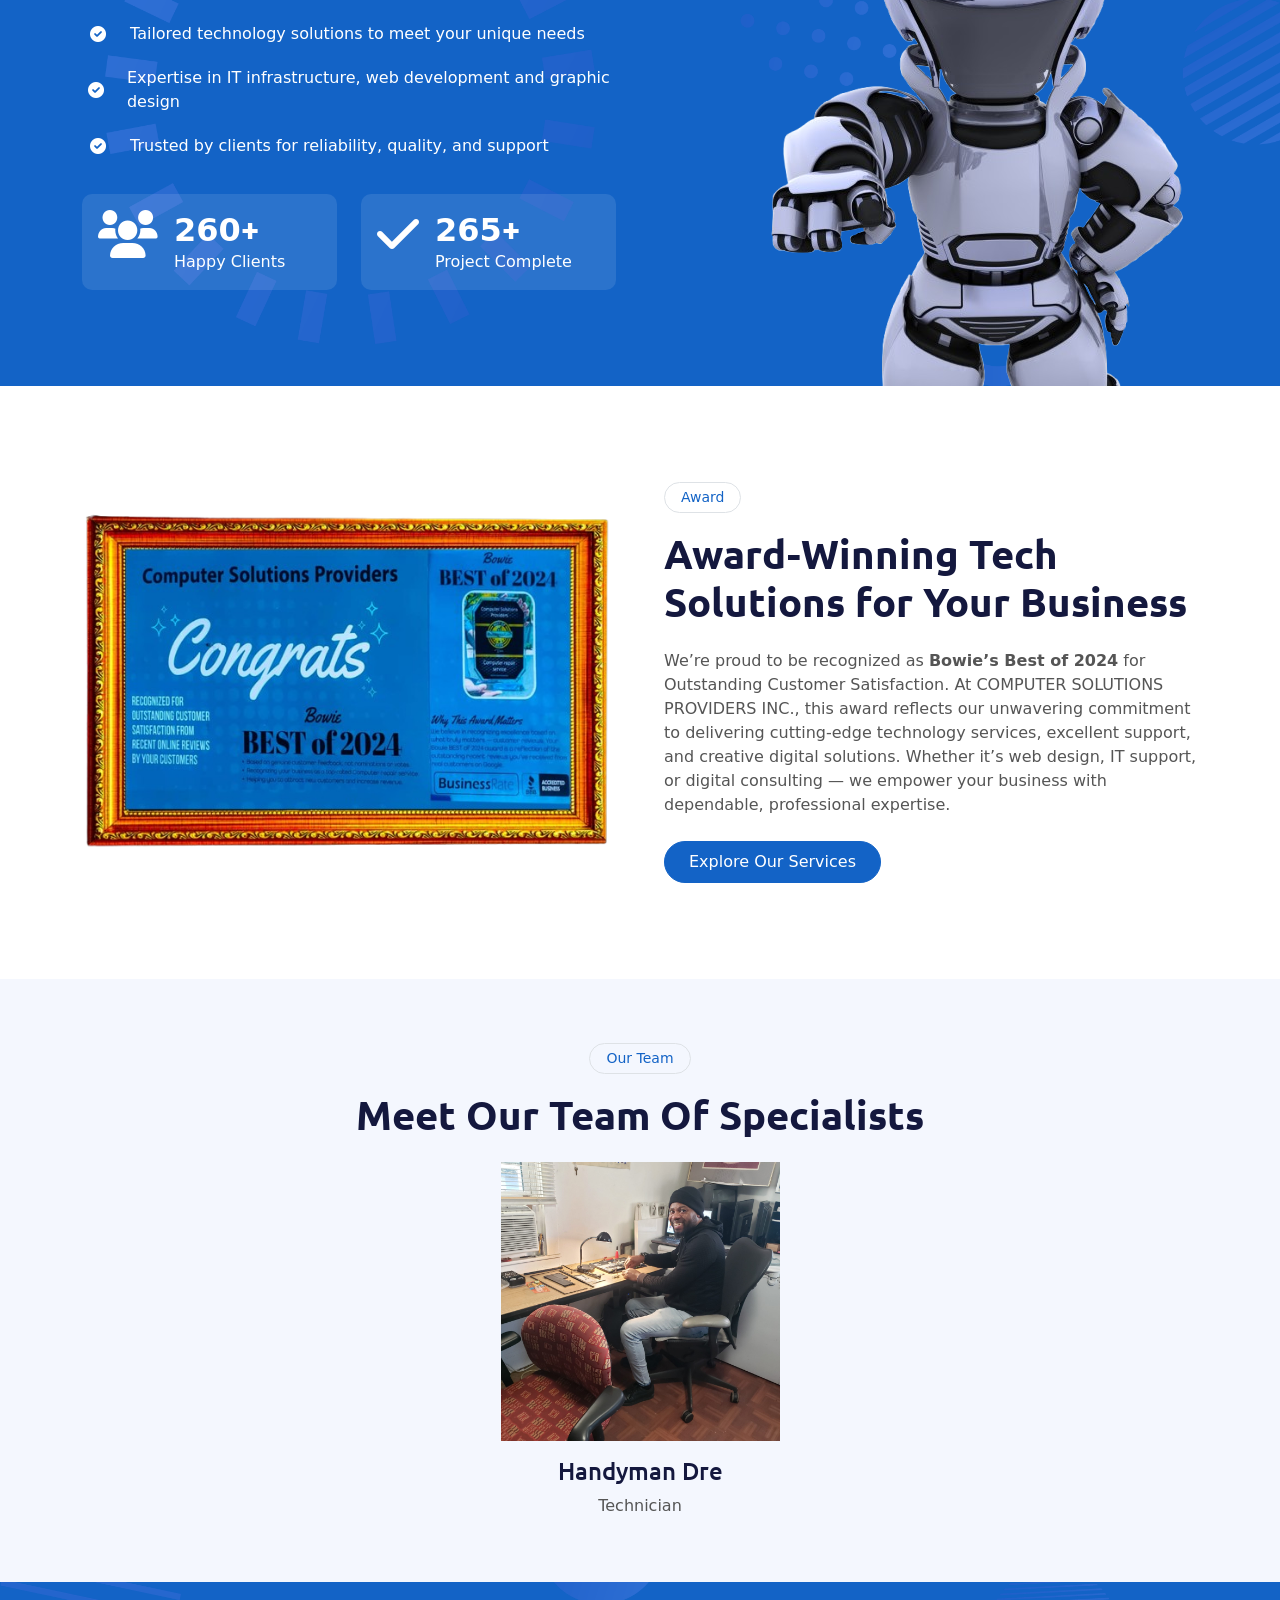
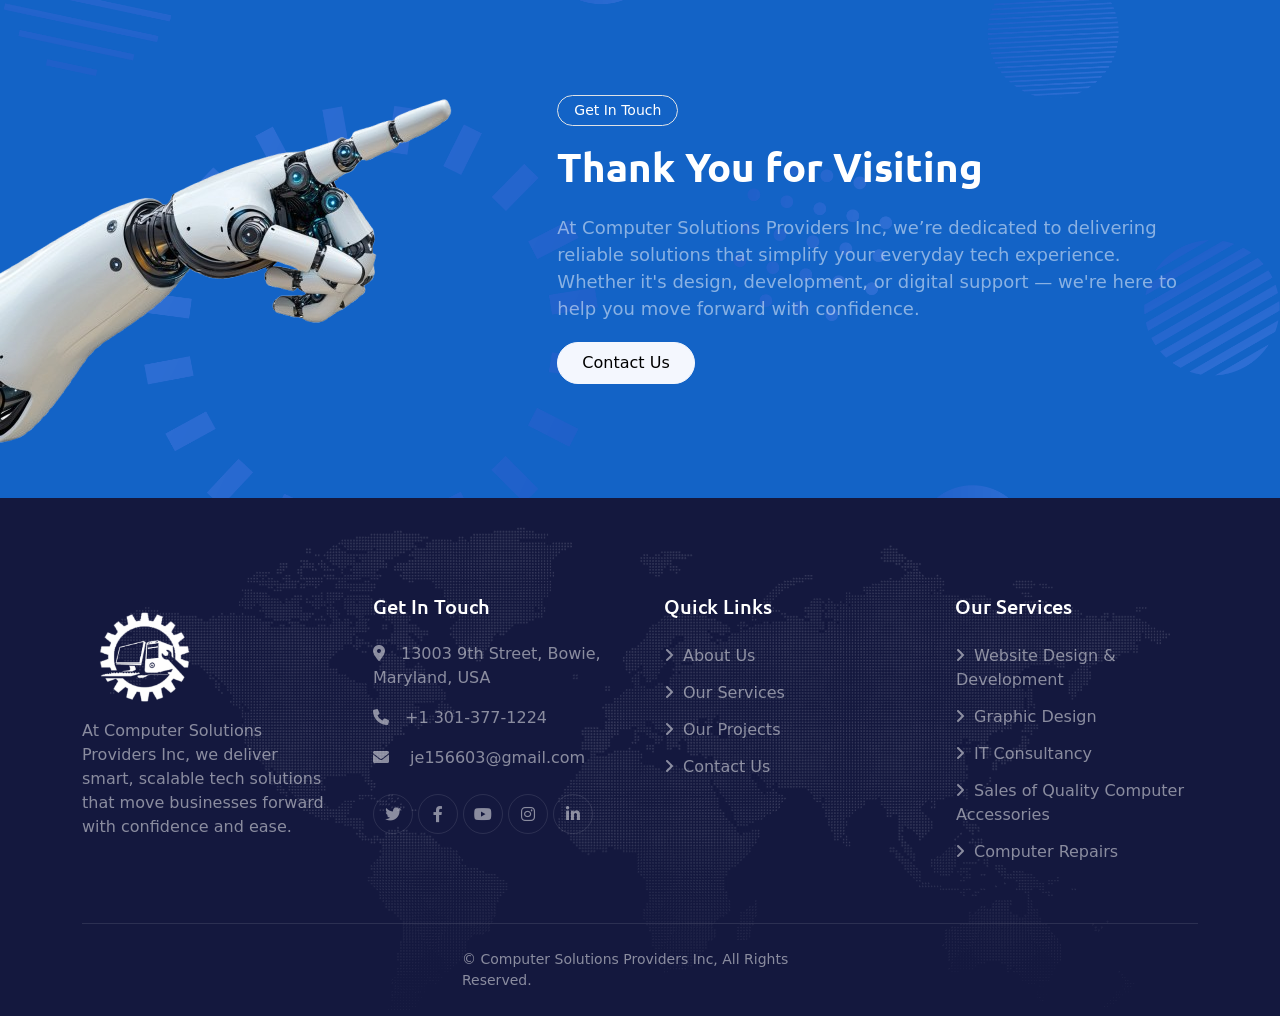
<file: about.html>
<!DOCTYPE html>
<html lang="en">

<head>
    <meta charset="utf-8">
    <title>About | Computer Solutions Providers Inc</title>
    <meta content="width=device-width, initial-scale=1.0" name="viewport">
    <meta content="" name="keywords">
    <meta content="" name="description">

    <!-- Favicon -->
    <link href="img/image1.png" rel="icon">

    <!-- Google Web Fonts -->
    <link rel="preconnect" href="https://fonts.googleapis.com">
    <link rel="preconnect" href="https://fonts.gstatic.com" crossorigin>
    <link href="https://fonts.googleapis.com/css2?family=Open+Sans:wght@400;600&family=Ubuntu:wght@500;700&display=swap"
        rel="stylesheet">

    <!-- Icon Font Stylesheet -->
    <!-- <link href="https://cdnjs.cloudflare.com/ajax/libs/font-awesome/5.10.0/css/all.min.css" rel="stylesheet"> -->
    <link rel="stylesheet" href="https://cdnjs.cloudflare.com/ajax/libs/font-awesome/6.0.0-beta3/css/all.min.css">
    <link href="https://cdn.jsdelivr.net/npm/bootstrap-icons@1.4.1/font/bootstrap-icons.css" rel="stylesheet">

    <!-- Libraries Stylesheet -->
    <link href="lib/animate/animate.min.css" rel="stylesheet">
    <link href="lib/owlcarousel/assets/owl.carousel.min.css" rel="stylesheet">

    <!-- Customized Bootstrap Stylesheet -->
    <link href="css/bootstrap.min.css" rel="stylesheet">

    <!-- Template Stylesheet -->
    <link href="css/style.css" rel="stylesheet">
</head>

<body>
    <!-- Spinner Start -->
    <!-- <div id="spinner"
        class="show bg-white position-fixed translate-middle w-100 vh-100 top-50 start-50 d-flex align-items-center justify-content-center">
        <div class="spinner-grow text-primary" style="width: 3rem; height: 3rem;" role="status">
            <span class="sr-only">Loading...</span>
        </div>
    </div> -->
    <!-- Spinner End -->


    <!-- Navbar Start -->
    <div class="container-fluid sticky-top">
        <div class="container">
            <nav class="navbar navbar-expand-lg navbar-dark p-0">
                <a href="index.html" class="navbar-brand">
                    <img src="./img/image1.png" alt="">
                </a>
                <button type="button" class="navbar-toggler ms-auto me-0" data-bs-toggle="collapse"
                    data-bs-target="#navbarCollapse">
                    <span class="navbar-toggler-icon"></span>
                </button>
                <div class="collapse navbar-collapse" id="navbarCollapse">
                    <div class="navbar-nav ms-auto">
                        <a href="index.html" class="nav-item nav-link">Home</a>
                        <a href="about.html" class="nav-item nav-link active">About</a>
                        <a href="service.html" class="nav-item nav-link">Services</a>
                        <a href="project.html" class="nav-item nav-link">Projects</a>
                        <a href="contact.html" class="nav-item nav-link">Contact</a>
                    </div>
                </div>
            </nav>
        </div>
    </div>
    <!-- Navbar End -->


    <!-- Hero Start -->
    <div class="container-fluid pt-5 bg-primary hero-header">
        <div class="container pt-5">
            <div class="row g-5 pt-5">
                <div class="col-lg-6 align-self-center text-center text-lg-start mb-lg-5">
                    <h1 class="display-4 text-white mb-4 animated slideInRight">About Us</h1>
                    <nav aria-label="breadcrumb">
                        <ol class="breadcrumb justify-content-center justify-content-lg-start mb-0">
                            <li class="breadcrumb-item"><a class="text-white" href="index.html">Home</a></li>
                            <li class="breadcrumb-item text-white active" aria-current="page">About Us</li>
                        </ol>
                    </nav>
                </div>
                <div class="col-lg-6 align-self-end text-center text-lg-end">
                    <img class="img-fluid" src="img/robot2.png" alt="" style="max-height: 400px;">
                </div>
            </div>
        </div>
    </div>
    <!-- Hero End -->


    <!-- About Start -->
    <div class="container-fluid py-5 my-5">
        <div class="container">
            <div class="row g-5 align-items-center">
                <div class="col-lg-6 wow fadeIn" data-wow-delay="0.1s">
                    <div class="about-img">
                        <img class="img-fluid" src="img/2.jpg">
                    </div>
                </div>
                <div class="col-lg-6 wow fadeIn" data-wow-delay="0.5s">
                    <div class="btn btn-sm border rounded-pill text-primary px-3 mb-3">About Us</div>
                    <h1 class="mb-4">We Offer Your Business An Exclusive Technological Touch</h1>
                    <p class="mb-4">At COMPUTER SOLUTIONS PROVIDERS INC. We deliver end-to-end technology and creative services to empower your business. 
                        From stunning website and graphic designs to reliable IT support, our expert team is committed to driving your success with tailored, innovative solutions.</p>
                    <div class="row g-3">
                        <div class="col-sm-6">
                            <h6 class="mb-3"><i class="fa fa-circle-check text-primary me-2"></i>Quality Services</h6>
                            <h6 class="mb-0"><i class="fa fa-circle-check text-primary me-2"></i>Professional Staff</h6>
                        </div>
                        <div class="col-sm-6">
                            <h6 class="mb-3"><i class="fa fa-circle-check text-primary me-2"></i>24/7 Support</h6>
                            <h6 class="mb-0"><i class="fa fa-circle-check text-primary me-2"></i>Fair Prices</h6>
                        </div>
                    </div>
                    <div class="d-flex align-items-center mt-4">
                        <a class="btn btn-outline-primary btn-square me-3" href=""><i class="fab fa-facebook-f"></i></a>
                        <a class="btn btn-outline-primary btn-square me-3" href=""><i class="fab fa-twitter"></i></a>
                        <a class="btn btn-outline-primary btn-square me-3" href=""><i class="fab fa-instagram"></i></a>
                        <a class="btn btn-outline-primary btn-square" href=""><i class="fab fa-linkedin-in"></i></a>
                    </div>
                </div>
            </div>
        </div>
    </div>
    <!-- About End -->


   <!-- Feature Start -->
   <div class="container-fluid bg-primary feature pt-5">
    <div class="container pt-5">
        <div class="row g-5">
            <div class="col-lg-6 align-self-center mb-md-5 pb-md-5 wow fadeIn" data-wow-delay="0.3s">
                <div class="btn btn-sm border rounded-pill text-white px-3 mb-3">Why Choose Us</div>
                <h1 class="text-white mb-4">Leading the Way in Tech Innovation for Over a Decade</h1>
                <p class="text-light mb-4">With over 10 years of hands-on experience, we deliver cutting-edge solutions in Computer Sales, web development and IT support, empowering businesses to grow smarter and faster.</p>
                <div class="d-flex align-items-center text-white mb-3">
                    <div class="btn-sm-square text-white me-3">
                        <i class="fa fa-circle-check"></i>
                    </div>
                    <span>Tailored technology solutions to meet your unique needs</span>
                </div>
                <div class="d-flex align-items-center text-white mb-3">
                    <div class="btn-sm-square text-white me-3">
                        <i class="fa fa-circle-check"></i>
                    </div>
                    <span>Expertise in IT infrastructure, web development and graphic design</span>
                </div>
                <div class="d-flex align-items-center text-white mb-3">
                    <div class="btn-sm-square text-white me-3">
                        <i class="fa fa-circle-check"></i>
                    </div>
                    <span>Trusted by clients for reliability, quality, and support</span>
                </div>
                <div class="row g-4 pt-3">
                    <div class="col-sm-6">
                        <div class="d-flex rounded p-3" style="background: rgba(256, 256, 256, 0.1);">
                            <i class="fa fa-users fa-3x text-white"></i>
                            <div class="ms-3">
                                <h2 class="text-white mb-0"><span data-toggle="counter-up">1000</span>+</h2>
                                <p class="text-white mb-0">Happy Clients</p>
                            </div>
                        </div>
                    </div>
                    <div class="col-sm-6">
                        <div class="d-flex rounded p-3" style="background: rgba(256, 256, 256, 0.1);">
                            <i class="fa fa-check fa-3x text-white"></i>
                            <div class="ms-3">
                                <h2 class="text-white mb-0"><span data-toggle="counter-up">1000</span>+</h2>
                                <p class="text-white mb-0">Project Complete</p>
                            </div>
                        </div>
                    </div>
                </div>
            </div>
            
            <div class="col-lg-6 align-self-end text-center text-md-end wow fadeIn" data-wow-delay="0.5s">
                <img class="img-fluid" src="img/robot5.png" alt="">
            </div>
        </div>
    </div>
</div>
<!-- Feature End -->


    <div class="container-fluid py-5 my-5">
        <div class="container">
            <div class="row g-5 align-items-center">
                <div class="col-lg-6 wow fadeIn" data-wow-delay="0.1s">
                    <div class="award-img">
                        <img class="img-fluid" src="img/award.png">
                    </div>
                </div>
                <div class="col-lg-6 wow fadeIn" data-wow-delay="0.5s">
                    <div class="btn btn-sm border rounded-pill text-primary px-3 mb-3">Award</div>
                    <h1 class="mb-4">Award-Winning Tech Solutions for Your Business</h1>
                    <p class="mb-4">
                        We’re proud to be recognized as <strong>Bowie’s Best of 2024</strong> for Outstanding Customer Satisfaction. 
                        At COMPUTER SOLUTIONS PROVIDERS INC., this award reflects our unwavering commitment to delivering cutting-edge technology services, 
                        excellent support, and creative digital solutions. Whether it’s web design, IT support, or digital consulting — we empower your business 
                        with dependable, professional expertise.
                    </p>
                    
                    <a href="service.html" class="btn btn-primary rounded-pill px-4 py-2">
                        Explore Our Services
                    </a>
                    
                    </div>
                </div>
            </div>
        </div>
    </div>

    
    <div class="container-fluid bg-light py-5 mt-5">
        <div class="container">
            <div class="wow fadeIn text-center" data-wow-delay="0.5s">
                <div class="btn btn-sm border rounded-pill text-primary px-3 mt-3 mb-3">Our Team</div>
                <h1 class="mb-4">Meet Our Team Of Specialists</h1>
                <img src="./img/image0 (21).jpeg" alt="" class="img-fluid w-25">
                <h4 class="mt-3 mb-2">Handyman Dre</h4>
                <p>Technician</p>
                
            </div>
        </div>
    </div>

    <!-- Newsletter Start -->
    <div class="container-fluid bg-primary newsletter py-2">
        <div class="container">
            <div class="row g-5 align-items-center">
                <div class="col-md-5 ps-lg-0 pt-5 pt-md-0 text-start wow fadeInLeft newsletter-img" data-wow-delay="0.3s">
                    <img class="img-fluid" src="img/robot-hand.png" alt="">
                </div>
                <div class="col-md-7 py-5 newsletter-text wow fadeIn" data-wow-delay="0.5s">
                    <div class="btn btn-sm border rounded-pill text-white px-3 mb-3">Get In Touch</div>
                    <h1 class="text-white mb-4">Thank You for Visiting</h1>
                    <div class="position-relative w-100 mt-3 mb-3 text-white-50">
                        <span style="font-size: 18px;">At Computer Solutions Providers Inc, we’re dedicated to delivering reliable solutions 
                            that simplify your everyday tech experience. Whether it's design, development, or digital support 
                            — we're here to help you move forward with confidence.</span>
                    </div>
                    <a href="contact.html" class="btn btn-light py-sm-2 px-sm-4 rounded-pill mt-1">Contact Us</a>
                </div>
            </div>
        </div>
    </div>
    <!-- Newsletter End -->

   <!-- Footer Start -->
   <div class="container-fluid bg-dark text-white-50 footer pt-5">
    <div class="container py-5">
        <div class="row g-5">
            <div class="col-md-6 col-lg-3 wow fadeIn" data-wow-delay="0.1s">
                <a href="index.html" class="d-inline-block img-fluid">
                    <img src="img/image1.png" class="img-fluid w-50" alt="Company Logo">
                </a>
                <p class="mb-0">At Computer Solutions Providers Inc, we deliver smart, scalable tech solutions that move businesses forward with confidence and ease.</p>
            </div>
            <div class="col-md-6 col-lg-3 wow fadeIn" data-wow-delay="0.3s">
                <h5 class="text-white mb-4">Get In Touch</h5>
                <p><i class="fa fa-map-marker-alt me-3"></i>13003 9th Street, Bowie, Maryland, USA</p>
                <p><i class="fa fa-phone me-3"></i>+1 301-377-1224</p>
                <p>
                    <i class="fa fa-envelope me-3"></i>
                    <a href="mailto:je156603@gmail.com?subject=Inquiry from Website Visitor&body=Hello Computer Solutions Providers Inc,%0D%0A%0D%0AI would like to inquire about..." class="text-white-50">
                      je156603@gmail.com
                    </a>
                </p>                  
                <div class="d-flex pt-2">
                    <a class="btn btn-outline-light btn-social" href="#"><i class="fab fa-twitter"></i></a>
                    <a class="btn btn-outline-light btn-social" href="#"><i class="fab fa-facebook-f"></i></a>
                    <a class="btn btn-outline-light btn-social" href="#"><i class="fab fa-youtube"></i></a>
                    <a class="btn btn-outline-light btn-social" href="#"><i class="fab fa-instagram"></i></a>
                    <a class="btn btn-outline-light btn-social" href="#"><i class="fab fa-linkedin-in"></i></a>
                </div>
            </div>
            <div class="col-md-6 col-lg-3 wow fadeIn" data-wow-delay="0.5s">
                <h5 class="text-white mb-4">Quick Links</h5>
                <a class="btn btn-link" href="about.html">About Us</a>
                <a class="btn btn-link" href="service.html">Our Services</a>
                <a class="btn btn-link" href="project.html">Our Projects</a>
                <a class="btn btn-link" href="contact.html">Contact Us</a>
            </div>
            <div class="col-md-6 col-lg-3 wow fadeIn" data-wow-delay="0.7s">
                <h5 class="text-white mb-4">Our Services</h5>
                <a class="btn btn-link">Website Design & Development</a>
                <a class="btn btn-link">Graphic Design</a>
                <a class="btn btn-link">IT Consultancy</a>
                <a class="btn btn-link">Sales of Quality Computer Accessories</a>
                <a class="btn btn-link">Computer Repairs</a>                
            </div>
        </div>
    </div>
    <div class="container wow fadeIn" data-wow-delay="0.1s">
        <div class="copyright">
            <div class="row">
                <div class="col-md-4 text-center text-md-start mb-3 mb-md-0 mx-auto">
                    &copy; <span>Computer Solutions Providers Inc, All Rights Reserved.</span>
                </div>
            </div>
        </div>
    </div>
</div>
<!-- Footer End -->



    <!-- Back to Top -->
    <a href="#" class="btn btn-lg btn-primary btn-lg-square back-to-top pt-2"><i class="bi bi-arrow-up"></i></a>


    <!-- JavaScript Libraries -->
    <script src="https://ajax.googleapis.com/ajax/libs/jquery/3.6.1/jquery.min.js"></script>
    <script src="https://cdn.jsdelivr.net/npm/bootstrap@5.0.0/dist/js/bootstrap.bundle.min.js"></script>
    <script src="lib/wow/wow.min.js"></script>
    <script src="lib/easing/easing.min.js"></script>
    <script src="lib/waypoints/waypoints.min.js"></script>
    <script src="lib/counterup/counterup.min.js"></script>
    <script src="lib/owlcarousel/owl.carousel.min.js"></script>

    <!-- Template Javascript -->
    <script src="js/main.js"></script>
</body>

</html>
</file>
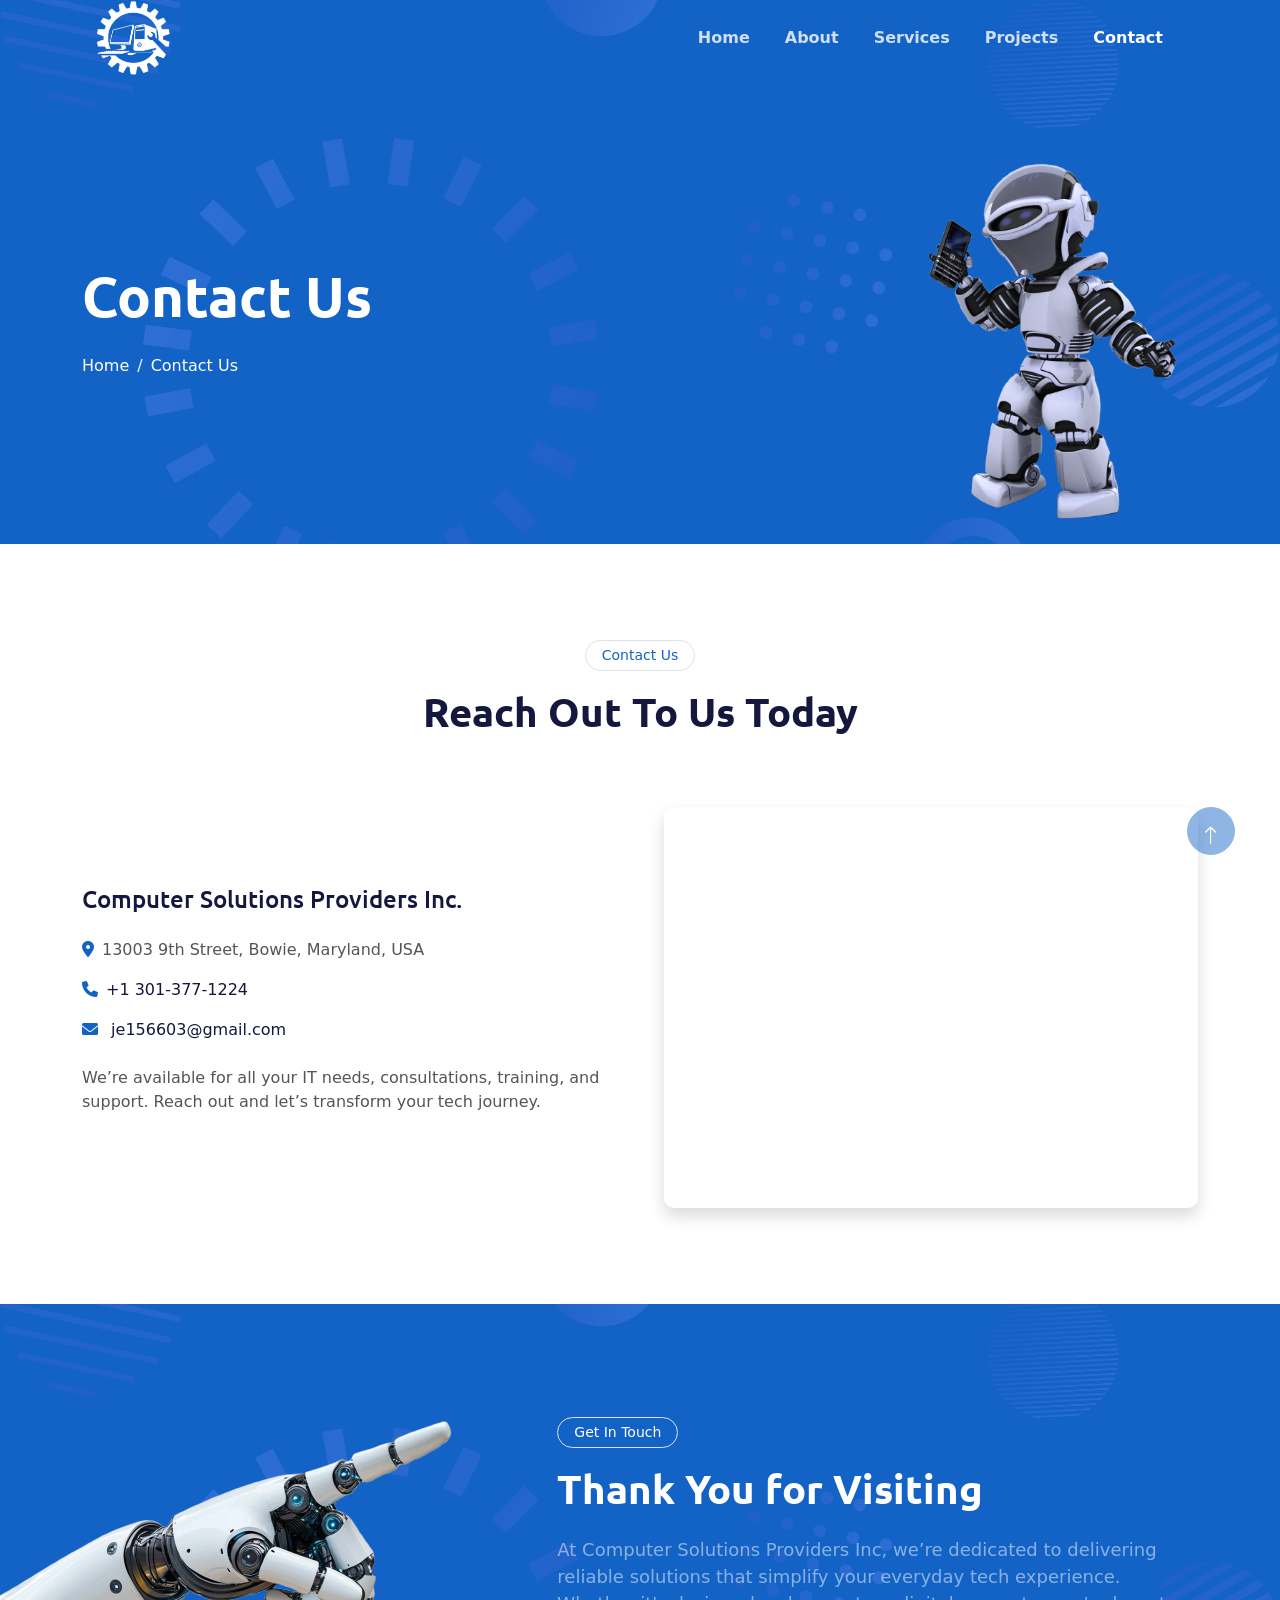
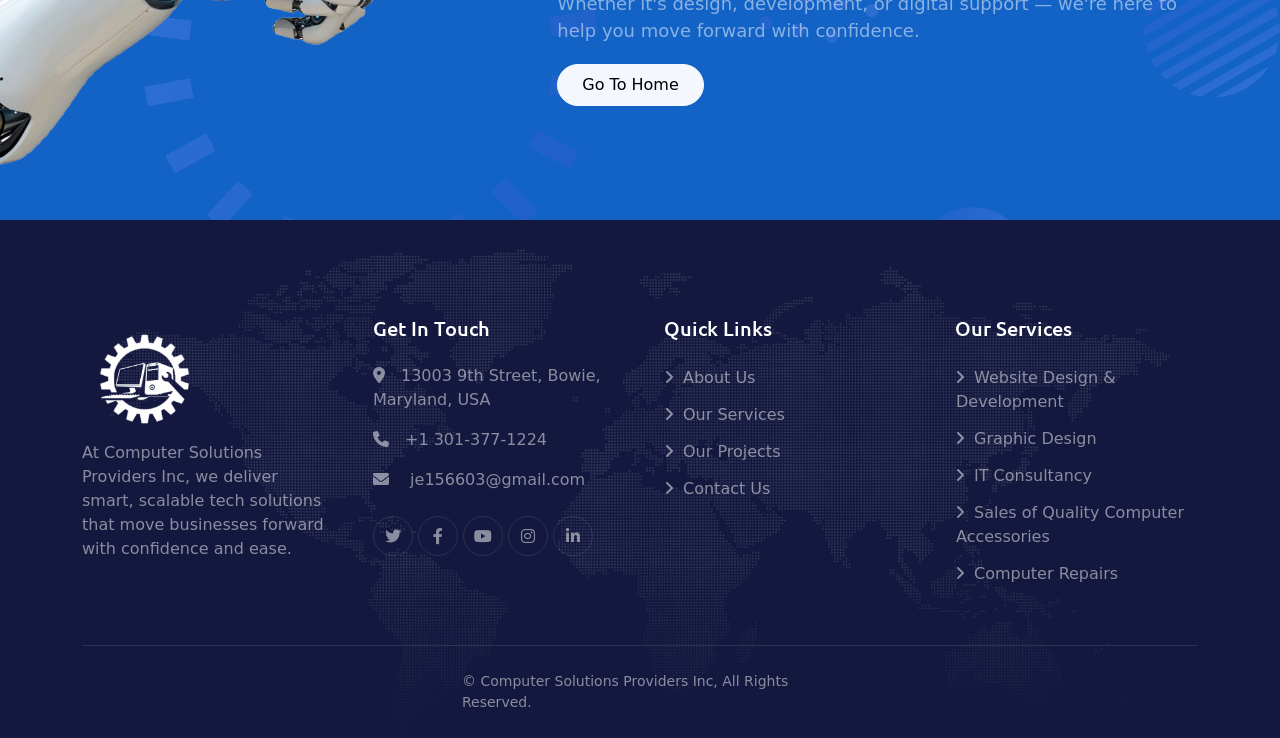
<file: contact.html>
<!DOCTYPE html>
<html lang="en">

<head>
    <meta charset="utf-8">
    <title>Contact | Computer Solutions Providers Inc</title>
    <meta content="width=device-width, initial-scale=1.0" name="viewport">
    <meta content="" name="keywords">
    <meta content="" name="description">

    <!-- Favicon -->
    <link href="img/image1.png" rel="icon">

    <!-- Google Web Fonts -->
    <link rel="preconnect" href="https://fonts.googleapis.com">
    <link rel="preconnect" href="https://fonts.gstatic.com" crossorigin>
    <link href="https://fonts.googleapis.com/css2?family=Open+Sans:wght@400;600&family=Ubuntu:wght@500;700&display=swap"
        rel="stylesheet">

    <!-- Icon Font Stylesheet -->
    <!-- <link href="https://cdnjs.cloudflare.com/ajax/libs/font-awesome/5.10.0/css/all.min.css" rel="stylesheet"> -->
    <link rel="stylesheet" href="https://cdnjs.cloudflare.com/ajax/libs/font-awesome/6.0.0-beta3/css/all.min.css">
    <link href="https://cdn.jsdelivr.net/npm/bootstrap-icons@1.4.1/font/bootstrap-icons.css" rel="stylesheet">

    <!-- Libraries Stylesheet -->
    <link href="lib/animate/animate.min.css" rel="stylesheet">
    <link href="lib/owlcarousel/assets/owl.carousel.min.css" rel="stylesheet">

    <!-- Customized Bootstrap Stylesheet -->
    <link href="css/bootstrap.min.css" rel="stylesheet">

    <!-- Template Stylesheet -->
    <link href="css/style.css" rel="stylesheet">
</head>

<body>

   <!-- Navbar Start -->
   <div class="container-fluid sticky-top">
    <div class="container">
        <nav class="navbar navbar-expand-lg navbar-dark p-0">
            <a href="index.html" class="navbar-brand">
                <img src="./img/image1.png" alt="">
            </a>
            <button type="button" class="navbar-toggler ms-auto me-0" data-bs-toggle="collapse"
                data-bs-target="#navbarCollapse">
                <span class="navbar-toggler-icon"></span>
            </button>
            <div class="collapse navbar-collapse" id="navbarCollapse">
                <div class="navbar-nav ms-auto">
                    <a href="index.html" class="nav-item nav-link">Home</a>
                    <a href="about.html" class="nav-item nav-link">About</a>
                    <a href="service.html" class="nav-item nav-link">Services</a>
                    <a href="project.html" class="nav-item nav-link">Projects</a>
                    <a href="contact.html" class="nav-item nav-link active">Contact</a>
                </div>
            </div>
        </nav>
    </div>
</div>
<!-- Navbar End -->


    <!-- Hero Start -->
    <div class="container-fluid pt-5 bg-primary hero-header">
        <div class="container pt-5">
            <div class="row g-5 pt-5">
                <div class="col-lg-6 align-self-center text-center text-lg-start mb-lg-5">
                    <h1 class="display-4 text-white mb-4 animated slideInRight">Contact Us</h1>
                    <nav aria-label="breadcrumb">
                        <ol class="breadcrumb justify-content-center justify-content-lg-start mb-0">
                            <li class="breadcrumb-item"><a class="text-white" href="index.html">Home</a></li>
                            <li class="breadcrumb-item text-white active" aria-current="page">Contact Us</li>
                        </ol>
                    </nav>
                </div>
                <div class="col-lg-6 align-self-end text-center text-lg-end">
                    <img class="img-fluid" src="img/robot6.png" alt="" style="max-height: 400px;">
                </div>
            </div>
        </div>
    </div>
    <!-- Hero End -->



    <!-- Full Screen Search Start -->
    <div class="modal fade" id="searchModal" tabindex="-1">
        <div class="modal-dialog modal-fullscreen">
            <div class="modal-content" style="background: rgba(20, 24, 62, 0.7);">
                <div class="modal-header border-0">
                    <button type="button" class="btn btn-square bg-white btn-close" data-bs-dismiss="modal"
                        aria-label="Close"></button>
                </div>
                <div class="modal-body d-flex align-items-center justify-content-center">
                    <div class="input-group" style="max-width: 600px;">
                        <input type="text" class="form-control bg-transparent border-light p-3"
                            placeholder="Type search keyword">
                        <button class="btn btn-light px-4"><i class="bi bi-search"></i></button>
                    </div>
                </div>
            </div>
        </div>
    </div>
    <!-- Full Screen Search End -->


    <!-- Contact Start -->
    <div class="container-fluid py-5">
        <div class="container py-5">
            <div class="mx-auto text-center wow fadeIn" data-wow-delay="0.1s" style="max-width: 500px;">
                <div class="btn btn-sm border rounded-pill text-primary px-3 mb-3">Contact Us</div>
                <h1 class="mb-4">Reach Out To Us Today</h1>
            </div>
            <div class="row g-5 justify-content-center align-items-center mt-3">
                <!-- Contact Info -->
                <div class="col-lg-6 wow fadeInLeft" data-wow-delay="0.2s">
                    <h4 class="mb-4">Computer Solutions Providers Inc.</h4>
                    <p><i class="fa fa-map-marker-alt me-2 text-primary"></i>13003 9th Street, Bowie, Maryland, USA</p>
                    <p><i class="fa fa-phone me-2 text-primary"></i><a href="tel:+13013771224" class="text-dark text-decoration-none">+1 301-377-1224</a></p>
                    <p class="mb-4"><i class="fa fa-envelope me-2 text-primary"></i>
                        <a href="mailto:je156603@gmail.com?subject=Inquiry from Website&body=Hello,%0D%0A%0D%0AI would like to inquire about your services."
                           class="text-dark text-decoration-none">je156603@gmail.com</a>
                    </p>
                    <p>We’re available for all your IT needs, consultations, training, and support. Reach out and let’s transform your tech journey.</p>
                </div>
    
                <!-- Embedded Google Map -->
                <div class="col-lg-6 wow fadeInRight" data-wow-delay="0.4s">
                    <div class="ratio ratio-4x3 rounded shadow">
                        <iframe 
                            src="https://www.google.com/maps?q=13003+9th+Street,+Bowie,+Maryland,+USA&output=embed"
                            width="100%" height="100%" frameborder="0" style="border:0;" allowfullscreen=""
                            loading="lazy" referrerpolicy="no-referrer-when-downgrade">
                        </iframe>
                    </div>
                </div>
            </div>
        </div>
    </div>    
    <!-- Contact End -->
        

    <!-- Newsletter Start -->
    <div class="container-fluid bg-primary newsletter py-2">
        <div class="container">
            <div class="row g-5 align-items-center">
                <div class="col-md-5 ps-lg-0 pt-5 pt-md-0 text-start wow fadeInLeft newsletter-img" data-wow-delay="0.3s">
                    <img class="img-fluid" src="img/robot-hand.png" alt="">
                </div>
                <div class="col-md-7 py-5 newsletter-text wow fadeIn" data-wow-delay="0.5s">
                    <div class="btn btn-sm border rounded-pill text-white px-3 mb-3">Get In Touch</div>
                    <h1 class="text-white mb-4">Thank You for Visiting</h1>
                    <div class="position-relative w-100 mt-3 mb-3 text-white-50">
                        <span style="font-size: 18px;">At Computer Solutions Providers Inc, we’re dedicated to delivering reliable solutions 
                            that simplify your everyday tech experience. Whether it's design, development, or digital support 
                            — we're here to help you move forward with confidence.</span>
                    </div>
                    <a href="index.html" class="btn btn-light py-sm-2 px-sm-4 rounded-pill mt-1">Go To Home</a>
                </div>
            </div>
        </div>
    </div>
    <!-- Newsletter End -->


   <!-- Footer Start -->
    <div class="container-fluid bg-dark text-white-50 footer pt-5">
        <div class="container py-5">
            <div class="row g-5">
                <div class="col-md-6 col-lg-3 wow fadeIn" data-wow-delay="0.1s">
                    <a href="index.html" class="d-inline-block img-fluid">
                        <img src="img/image1.png" class="img-fluid w-50" alt="Company Logo">
                    </a>
                    <p class="mb-0">At Computer Solutions Providers Inc, we deliver smart, scalable tech solutions that move businesses forward with confidence and ease.</p>
                </div>
                <div class="col-md-6 col-lg-3 wow fadeIn" data-wow-delay="0.3s">
                    <h5 class="text-white mb-4">Get In Touch</h5>
                    <p><i class="fa fa-map-marker-alt me-3"></i>13003 9th Street, Bowie, Maryland, USA</p>
                    <p><i class="fa fa-phone me-3"></i>+1 301-377-1224</p>
                    <p>
                        <i class="fa fa-envelope me-3"></i>
                        <a href="mailto:je156603@gmail.com?subject=Inquiry from Website Visitor&body=Hello Computer Solutions Providers Inc,%0D%0A%0D%0AI would like to inquire about..." class="text-white-50">
                        je156603@gmail.com
                        </a>
                    </p>                  
                    <div class="d-flex pt-2">
                        <a class="btn btn-outline-light btn-social" href="#"><i class="fab fa-twitter"></i></a>
                        <a class="btn btn-outline-light btn-social" href="#"><i class="fab fa-facebook-f"></i></a>
                        <a class="btn btn-outline-light btn-social" href="#"><i class="fab fa-youtube"></i></a>
                        <a class="btn btn-outline-light btn-social" href="#"><i class="fab fa-instagram"></i></a>
                        <a class="btn btn-outline-light btn-social" href="#"><i class="fab fa-linkedin-in"></i></a>
                    </div>
                </div>
                <div class="col-md-6 col-lg-3 wow fadeIn" data-wow-delay="0.5s">
                    <h5 class="text-white mb-4">Quick Links</h5>
                    <a class="btn btn-link" href="about.html">About Us</a>
                    <a class="btn btn-link" href="service.html">Our Services</a>
                    <a class="btn btn-link" href="project.html">Our Projects</a>
                    <a class="btn btn-link" href="contact.html">Contact Us</a>
                </div>
                <div class="col-md-6 col-lg-3 wow fadeIn" data-wow-delay="0.7s">
                    <h5 class="text-white mb-4">Our Services</h5>
                    <a class="btn btn-link">Website Design & Development</a>
                    <a class="btn btn-link">Graphic Design</a>
                    <a class="btn btn-link">IT Consultancy</a>
                    <a class="btn btn-link">Sales of Quality Computer Accessories</a>
                    <a class="btn btn-link">Computer Repairs</a>                
                </div>
            </div>
        </div>
        <div class="container wow fadeIn" data-wow-delay="0.1s">
            <div class="copyright">
                <div class="row">
                    <div class="col-md-4 text-center text-md-start mb-3 mb-md-0 mx-auto">
                        &copy; <span>Computer Solutions Providers Inc, All Rights Reserved.</span>
                    </div>
                </div>
            </div>
        </div>
    </div>
    <!-- Footer End -->


    <!-- Back to Top -->
    <a href="#" class="btn btn-lg btn-primary btn-lg-square back-to-top pt-2"><i class="bi bi-arrow-up"></i></a>


    <!-- JavaScript Libraries -->
    <script src="https://ajax.googleapis.com/ajax/libs/jquery/3.6.1/jquery.min.js"></script>
    <script src="https://cdn.jsdelivr.net/npm/bootstrap@5.0.0/dist/js/bootstrap.bundle.min.js"></script>
    <script src="lib/wow/wow.min.js"></script>
    <script src="lib/easing/easing.min.js"></script>
    <script src="lib/waypoints/waypoints.min.js"></script>
    <script src="lib/counterup/counterup.min.js"></script>
    <script src="lib/owlcarousel/owl.carousel.min.js"></script>

    <!-- Template Javascript -->
    <script src="js/main.js"></script>
</body>

</html>
</file>
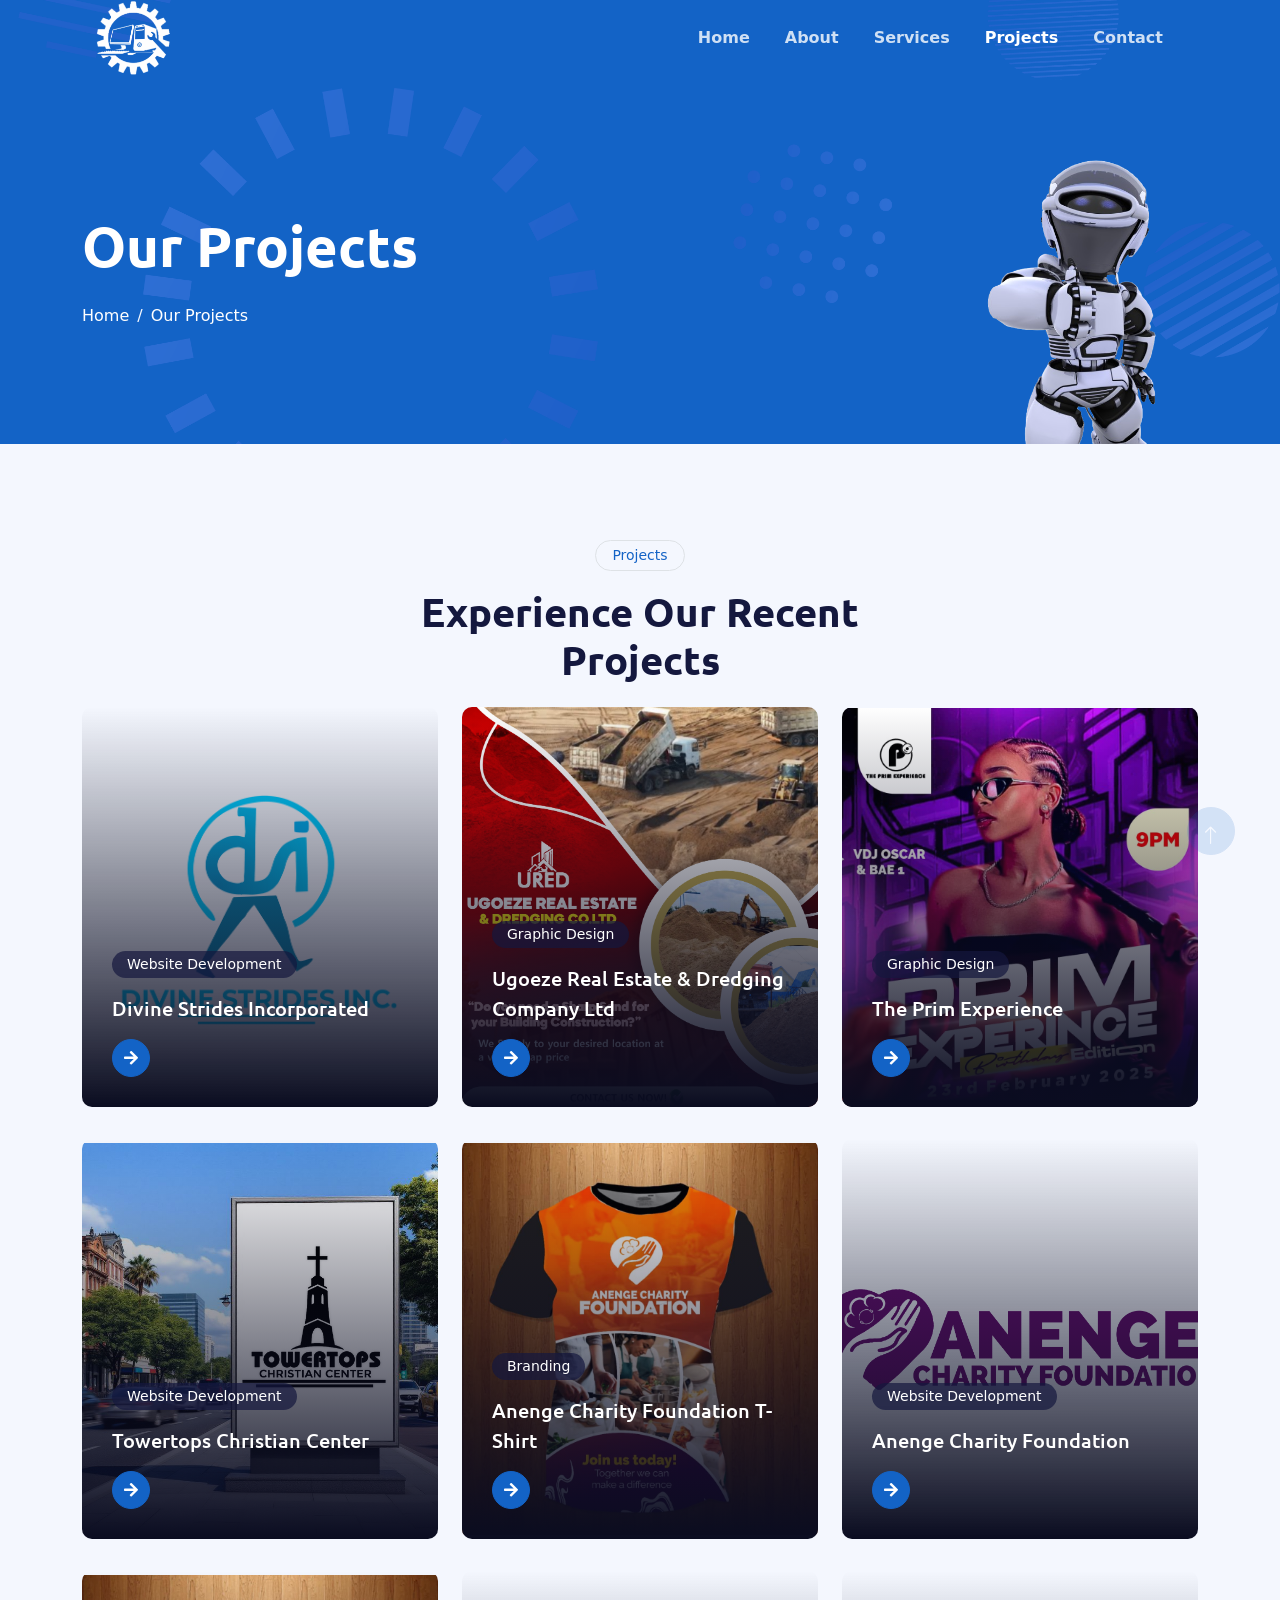
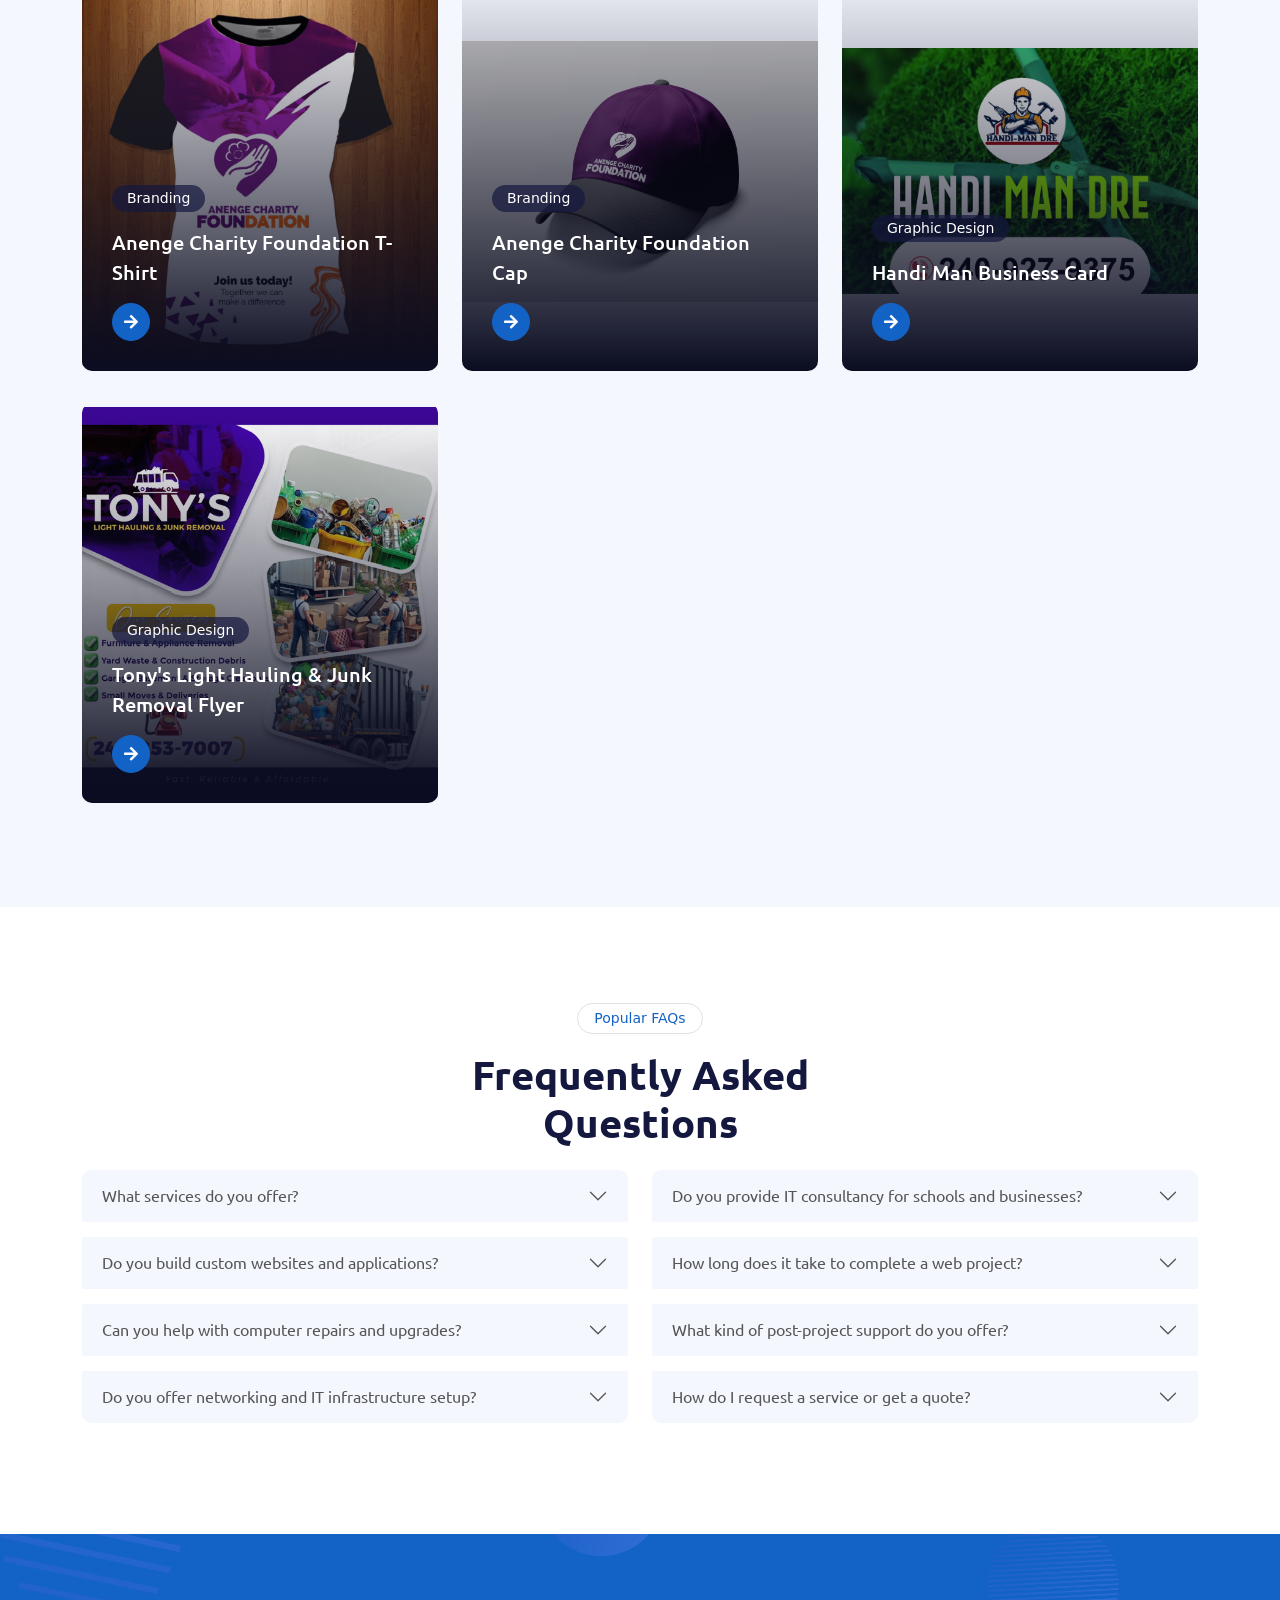
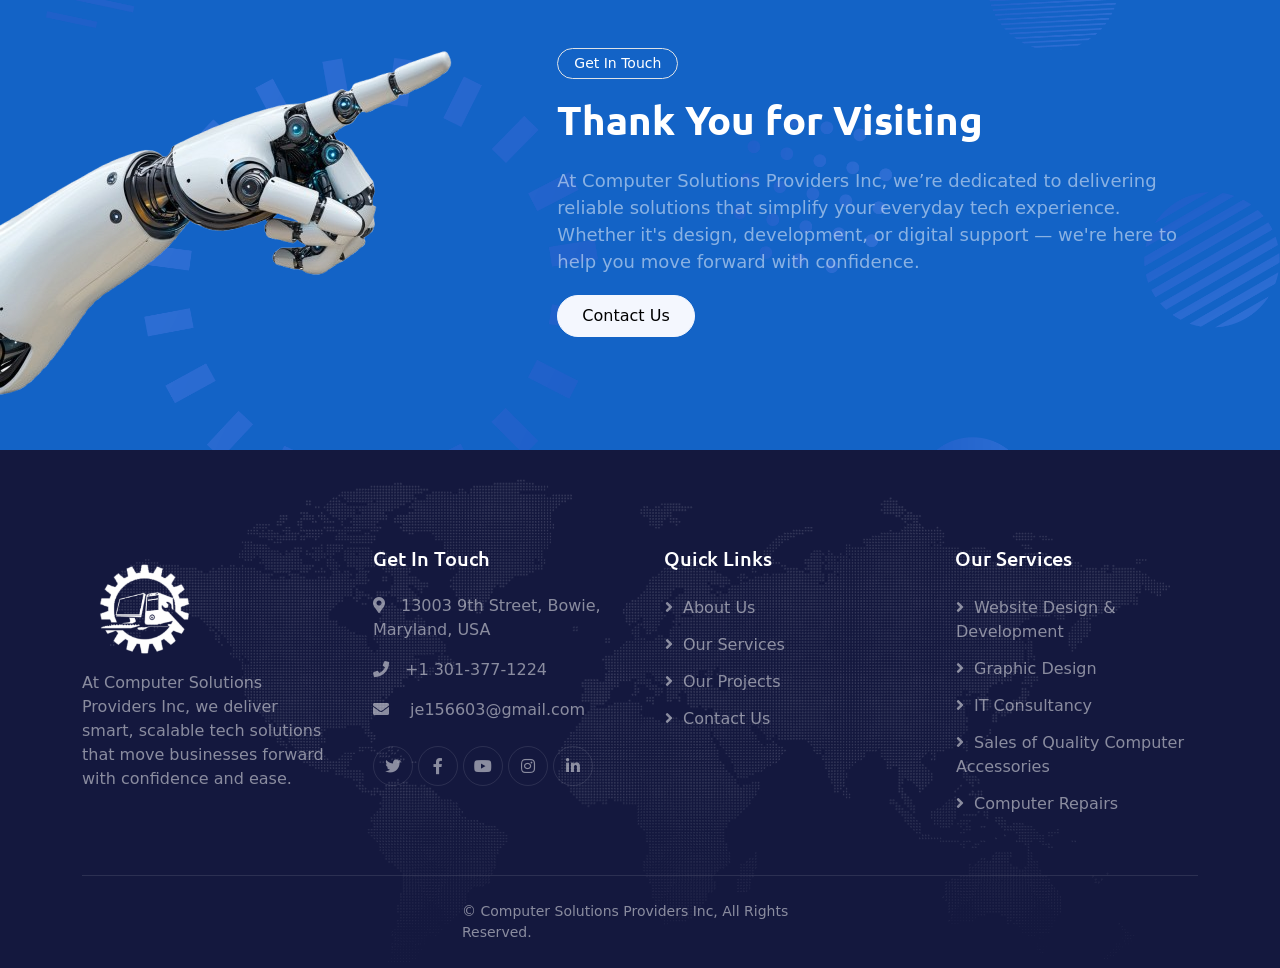
<file: project.html>
<!DOCTYPE html>
<html lang="en">

<head>
    <meta charset="utf-8">
    <title>Projects | Computer Solutions Providers Inc</title>
    <meta content="width=device-width, initial-scale=1.0" name="viewport">
    <meta content="" name="keywords">
    <meta content="" name="description">

    <!-- Favicon -->
    <link href="img/image1.png" rel="icon">

    <!-- Google Web Fonts -->
    <link rel="preconnect" href="https://fonts.googleapis.com">
    <link rel="preconnect" href="https://fonts.gstatic.com" crossorigin>
    <link href="https://fonts.googleapis.com/css2?family=Open+Sans:wght@400;600&family=Ubuntu:wght@500;700&display=swap"
        rel="stylesheet">

    <!-- Icon Font Stylesheet -->
    <link href="https://cdnjs.cloudflare.com/ajax/libs/font-awesome/5.10.0/css/all.min.css" rel="stylesheet">
    <link href="https://cdn.jsdelivr.net/npm/bootstrap-icons@1.4.1/font/bootstrap-icons.css" rel="stylesheet">

    <!-- Libraries Stylesheet -->
    <link href="lib/animate/animate.min.css" rel="stylesheet">
    <link href="lib/owlcarousel/assets/owl.carousel.min.css" rel="stylesheet">

    <!-- Customized Bootstrap Stylesheet -->
    <link href="css/bootstrap.min.css" rel="stylesheet">

    <!-- Template Stylesheet -->
    <link href="css/style.css" rel="stylesheet">
</head>

<body>
    <!-- Spinner Start -->
    <!-- <div id="spinner"
        class="show bg-white position-fixed translate-middle w-100 vh-100 top-50 start-50 d-flex align-items-center justify-content-center">
        <div class="spinner-grow text-primary" style="width: 3rem; height: 3rem;" role="status">
            <span class="sr-only">Loading...</span>
        </div>
    </div> -->
    <!-- Spinner End -->


    <!-- Navbar Start -->
    <div class="container-fluid sticky-top">
        <div class="container">
            <nav class="navbar navbar-expand-lg navbar-dark p-0">
                <a href="index.html" class="navbar-brand">
                    <img src="./img/image1.png" alt="">
                </a>
                <button type="button" class="navbar-toggler ms-auto me-0" data-bs-toggle="collapse"
                    data-bs-target="#navbarCollapse">
                    <span class="navbar-toggler-icon"></span>
                </button>
                <div class="collapse navbar-collapse" id="navbarCollapse">
                    <div class="navbar-nav ms-auto">
                        <a href="index.html" class="nav-item nav-link">Home</a>
                        <a href="about.html" class="nav-item nav-link">About</a>
                        <a href="service.html" class="nav-item nav-link">Services</a>
                        <a href="project.html" class="nav-item nav-link active">Projects</a>
                        <a href="contact.html" class="nav-item nav-link">Contact</a>
                    </div>
                </div>
            </nav>
        </div>
    </div>
    <!-- Navbar End -->


    <!-- Hero Start -->
    <div class="container-fluid pt-5 bg-primary hero-header">
        <div class="container pt-5">
            <div class="row g-5 pt-5">
                <div class="col-lg-6 align-self-center text-center text-lg-start mb-lg-5">
                    <h1 class="display-4 text-white mb-4 animated slideInRight">Our Projects</h1>
                    <nav aria-label="breadcrumb">
                        <ol class="breadcrumb justify-content-center justify-content-lg-start mb-0">
                            <li class="breadcrumb-item"><a class="text-white" href="#">Home</a></li>
                            <li class="breadcrumb-item text-white active" aria-current="page">Our Projects</li>
                        </ol>
                    </nav>
                </div>
                <div class="col-lg-6 align-self-end text-center text-lg-end">
                    <img class="img-fluid" src="img/robot1.png" alt="" style="max-height: 300px;">
                </div>
            </div>
        </div>
    </div>
    <!-- Hero End -->


    <!-- Case Start -->
    <div class="container-fluid bg-light py-5">
        <div class="container py-5">
            <div class="mx-auto text-center wow fadeIn" data-wow-delay="0.1s" style="max-width: 500px;">
                <div class="btn btn-sm border rounded-pill text-primary px-3 mb-3">Projects</div>
                <h1 class="mb-4">Experience Our Recent Projects</h1>
            </div>
            <div class="row g-4">
                <div class="col-lg-4 wow fadeInLeft" data-wow-delay="0.1s">
                    <div class="case-item position-relative overflow-hidden rounded mb-2">
                        <a href="https://www.divinestridesinc.org">
                            <div class="project1 project"></div>
                            <a class="case-overlay text-decoration-none" href="https://www.divinestridesinc.org">
                                <small>Website Development</small>
                                <h5 class="lh-base text-white mb-3">Divine Strides Incorporated</h5>
                                <span class="btn btn-square btn-primary"><i class="fa fa-arrow-right"></i></span>
                            </a>
                        </a>
                    </div>
                </div>
                <div class="col-lg-4 wow fadeInLeft" data-wow-delay="0.2s">
                    <div class="case-item position-relative overflow-hidden rounded mb-2">
                        <a href="img/SAVE_20250413_160943.jpg">
                            <div class="project2 project"></div>
                            <a class="case-overlay text-decoration-none" href="img/SAVE_20250413_160943.jpg">
                                <small>Graphic Design</small>
                                <h5 class="lh-base text-white mb-3">Ugoeze Real Estate & Dredging Company Ltd
                                </h5>
                                <span class="btn btn-square btn-primary"><i class="fa fa-arrow-right"></i></span>
                            </a>
                        </a>
                    </div>
                </div>
                <div class="col-lg-4 wow fadeInLeft" data-wow-delay="0.3s">
                    <div class="case-item position-relative overflow-hidden rounded mb-2">
                        <a href="img/IMG-20250206-WA0182.jpg">
                            <div class="project3 project"></div>
                            <a class="case-overlay text-decoration-none" href="img/IMG-20250206-WA0182.jpg">
                                <small>Graphic Design</small>
                                <h5 class="lh-base text-white mb-3">The Prim Experience
                                </h5>
                                <span class="btn btn-square btn-primary"><i class="fa fa-arrow-right"></i></span>
                            </a>
                        </a>
                    </div>
                </div>
                <div class="col-lg-4 wow fadeInLeft" data-wow-delay="0.1s">
                    <div class="case-item position-relative overflow-hidden rounded mb-2">
                        <a href="https://www.towertops.org">
                            <div class="project4 project"></div>
                            <a class="case-overlay text-decoration-none" href="https://www.towertops.org">
                                <small>Website Development</small>
                                <h5 class="lh-base text-white mb-3">Towertops Christian Center</h5>
                                <span class="btn btn-square btn-primary"><i class="fa fa-arrow-right"></i></span>
                            </a>
                        </a>
                    </div>
                </div>
                <div class="col-lg-4 wow fadeInLeft" data-wow-delay="0.2s">
                    <div class="case-item position-relative overflow-hidden rounded mb-2">
                        <a href="img/image4.jpeg">
                            <div class="project5 project"></div>
                            <a class="case-overlay text-decoration-none" href="img/image4.jpeg">
                                <small>Branding</small>
                                <h5 class="lh-base text-white mb-3">Anenge Charity Foundation T-Shirt
                                </h5>
                                <span class="btn btn-square btn-primary"><i class="fa fa-arrow-right"></i></span>
                            </a>
                        </a>
                    </div>
                </div>
                <div class="col-lg-4 wow fadeInLeft" data-wow-delay="0.1s">
                    <div class="case-item position-relative overflow-hidden rounded mb-2">
                        <a href="https://www.anengecharityfoundation.org">
                            <div class="project6 project"></div>
                            <a class="case-overlay text-decoration-none" href="https://www.anengecharityfoundation.org">
                                <small>Website Development</small>
                                <h5 class="lh-base text-white mb-3">Anenge Charity Foundation</h5>
                                <span class="btn btn-square btn-primary"><i class="fa fa-arrow-right"></i></span>
                            </a>
                        </a>
                    </div>
                </div>
                <div class="col-lg-4 wow fadeInLeft" data-wow-delay="0.2s">
                    <div class="case-item position-relative overflow-hidden rounded mb-2">
                        <a href="img/image5.jpeg">
                            <div class="project7 project"></div>
                            <a class="case-overlay text-decoration-none" href="img/image5.jpeg">
                                <small>Branding</small>
                                <h5 class="lh-base text-white mb-3">Anenge Charity Foundation T-Shirt
                                </h5>
                                <span class="btn btn-square btn-primary"><i class="fa fa-arrow-right"></i></span>
                            </a>
                        </a>
                    </div>
                </div>
                <div class="col-lg-4 wow fadeInLeft" data-wow-delay="0.2s">
                    <div class="case-item position-relative overflow-hidden rounded mb-2">
                        <a href="img/image2 (6).jpeg">
                            <div class="project8 project"></div>
                            <a class="case-overlay text-decoration-none" href="img/image2 (6).jpeg">
                                <small>Branding</small>
                                <h5 class="lh-base text-white mb-3">Anenge Charity Foundation Cap
                                </h5>
                                <span class="btn btn-square btn-primary"><i class="fa fa-arrow-right"></i></span>
                            </a>
                        </a>
                    </div>
                </div>
                <div class="col-lg-4 wow fadeInLeft" data-wow-delay="0.3s">
                    <div class="case-item position-relative overflow-hidden rounded mb-2">
                        <a href="img/image12.jpeg">
                            <div class="project9 project"></div>
                            <a class="case-overlay text-decoration-none" href="img/image12.jpeg">
                                <small>Graphic Design</small>
                                <h5 class="lh-base text-white mb-3">Handi Man Business Card
                                </h5>
                                <span class="btn btn-square btn-primary"><i class="fa fa-arrow-right"></i></span>
                            </a>
                        </a>
                    </div>
                </div>
                <div class="col-lg-4 wow fadeInLeft" data-wow-delay="0.3s">
                    <div class="case-item position-relative overflow-hidden rounded mb-2">
                        <a href="img/tony.jpeg">
                            <div class="project10 project"></div>
                            <a class="case-overlay text-decoration-none" href="img/tony.jpeg">
                                <small>Graphic Design</small>
                                <h5 class="lh-base text-white mb-3">Tony's Light Hauling & Junk Removal Flyer
                                </h5>
                                <span class="btn btn-square btn-primary"><i class="fa fa-arrow-right"></i></span>
                            </a>
                        </a>
                    </div>
                </div>
            </div>
        </div>
    </div>
    <!-- Case End -->


    <!-- FAQs Start -->
    <div class="container-fluid py-5">
        <div class="container py-5">
            <div class="mx-auto text-center wow fadeIn" data-wow-delay="0.1s" style="max-width: 500px;">
                <div class="btn btn-sm border rounded-pill text-primary px-3 mb-3">Popular FAQs</div>
                <h1 class="mb-4">Frequently Asked Questions</h1>
            </div>
            <div class="row">
                <div class="col-lg-6">
                    <div class="accordion" id="accordionFAQ1">
                        <div class="accordion-item wow fadeIn" data-wow-delay="0.1s">
                            <h2 class="accordion-header" id="headingOne">
                                <button class="accordion-button collapsed" type="button" data-bs-toggle="collapse"
                                    data-bs-target="#collapseOne" aria-expanded="false" aria-controls="collapseOne">
                                    What services do you offer?
                                </button>
                            </h2>
                            <div id="collapseOne" class="accordion-collapse collapse" aria-labelledby="headingOne"
                                data-bs-parent="#accordionFAQ1">
                                <div class="accordion-body">
                                    We offer a wide range of solutions including web and mobile app development, IT consultancy, networking, computer repairs, hardware upgrades, software installation, and ongoing tech support.
                                </div>
                            </div>
                        </div>
                        <div class="accordion-item wow fadeIn" data-wow-delay="0.2s">
                            <h2 class="accordion-header" id="headingTwo">
                                <button class="accordion-button collapsed" type="button" data-bs-toggle="collapse"
                                    data-bs-target="#collapseTwo" aria-expanded="false" aria-controls="collapseTwo">
                                    Do you build custom websites and applications?
                                </button>
                            </h2>
                            <div id="collapseTwo" class="accordion-collapse collapse" aria-labelledby="headingTwo"
                                data-bs-parent="#accordionFAQ1">
                                <div class="accordion-body">
                                    Yes, we specialize in developing tailor-made websites and applications based on your business goals and user needs. From e-commerce to management systems, we've got you covered.
                                </div>
                            </div>
                        </div>
                        <div class="accordion-item wow fadeIn" data-wow-delay="0.3s">
                            <h2 class="accordion-header" id="headingThree">
                                <button class="accordion-button collapsed" type="button" data-bs-toggle="collapse"
                                    data-bs-target="#collapseThree" aria-expanded="false" aria-controls="collapseThree">
                                    Can you help with computer repairs and upgrades?
                                </button>
                            </h2>
                            <div id="collapseThree" class="accordion-collapse collapse" aria-labelledby="headingThree"
                                data-bs-parent="#accordionFAQ1">
                                <div class="accordion-body">
                                    Absolutely! We diagnose and repair hardware and software issues, perform upgrades, and offer professional advice on optimizing your systems for better performance.
                                </div>
                            </div>
                        </div>
                        <div class="accordion-item wow fadeIn" data-wow-delay="0.4s">
                            <h2 class="accordion-header" id="headingFour">
                                <button class="accordion-button collapsed" type="button" data-bs-toggle="collapse"
                                    data-bs-target="#collapseFour" aria-expanded="true" aria-controls="collapseFour">
                                    Do you offer networking and IT infrastructure setup?
                                </button>
                            </h2>
                            <div id="collapseFour" class="accordion-collapse collapse" aria-labelledby="headingFour"
                                data-bs-parent="#accordionFAQ1">
                                <div class="accordion-body">
                                    Yes, we provide complete network setup and IT infrastructure services for homes, schools, and businesses — including router configuration, cabling, security, and server integration.
                                </div>
                            </div>
                        </div>
                    </div>
                </div>
                <div class="col-lg-6">
                    <div class="accordion" id="accordionFAQ2">
                        <div class="accordion-item wow fadeIn" data-wow-delay="0.5s">
                            <h2 class="accordion-header" id="headingFive">
                                <button class="accordion-button collapsed" type="button" data-bs-toggle="collapse"
                                    data-bs-target="#collapseFive" aria-expanded="false" aria-controls="collapseFive">
                                    Do you provide IT consultancy for schools and businesses?
                                </button>
                            </h2>
                            <div id="collapseFive" class="accordion-collapse collapse" aria-labelledby="headingFive"
                                data-bs-parent="#accordionFAQ2">
                                <div class="accordion-body">
                                    Yes, we work closely with institutions and businesses to assess their needs, recommend solutions, plan infrastructure, and implement cost-effective, scalable tech strategies.
                                </div>
                            </div>
                        </div>
                        <div class="accordion-item wow fadeIn" data-wow-delay="0.6s">
                            <h2 class="accordion-header" id="headingSix">
                                <button class="accordion-button collapsed" type="button" data-bs-toggle="collapse"
                                    data-bs-target="#collapseSix" aria-expanded="false" aria-controls="collapseSix">
                                    How long does it take to complete a web project?
                                </button>
                            </h2>
                            <div id="collapseSix" class="accordion-collapse collapse" aria-labelledby="headingSix"
                                data-bs-parent="#accordionFAQ2">
                                <div class="accordion-body">
                                    Depending on the scope and complexity, a typical web project takes between 2 to 4 weeks. We provide detailed timelines during the project briefing.
                                </div>
                            </div>
                        </div>
                        <div class="accordion-item wow fadeIn" data-wow-delay="0.7s">
                            <h2 class="accordion-header" id="headingSeven">
                                <button class="accordion-button collapsed" type="button" data-bs-toggle="collapse"
                                    data-bs-target="#collapseSeven" aria-expanded="false" aria-controls="collapseSeven">
                                    What kind of post-project support do you offer?
                                </button>
                            </h2>
                            <div id="collapseSeven" class="accordion-collapse collapse" aria-labelledby="headingSeven"
                                data-bs-parent="#accordionFAQ2">
                                <div class="accordion-body">
                                    We offer ongoing maintenance, updates, security checks, backups, and even training sessions to ensure your systems or websites run smoothly after delivery.
                                </div>
                            </div>
                        </div>
                        <div class="accordion-item wow fadeIn" data-wow-delay="0.8s">
                            <h2 class="accordion-header" id="headingEight">
                                <button class="accordion-button collapsed" type="button" data-bs-toggle="collapse"
                                    data-bs-target="#collapseEight" aria-expanded="false" aria-controls="collapseEight">
                                    How do I request a service or get a quote?
                                </button>
                            </h2>
                            <div id="collapseEight" class="accordion-collapse collapse" aria-labelledby="headingEight"
                                data-bs-parent="#accordionFAQ2">
                                <div class="accordion-body">
                                    You can reach us through our contact form, phone number, or visit our office. Once we understand your needs, we’ll provide a detailed quote with clear timelines and deliverables.
                                </div>
                            </div>
                        </div>
                    </div>
                </div>
            </div>
        </div>
        
    </div>
    <!-- FAQs End -->


    <!-- Newsletter Start -->
    <div class="container-fluid bg-primary newsletter py-2">
        <div class="container">
            <div class="row g-5 align-items-center">
                <div class="col-md-5 ps-lg-0 pt-5 pt-md-0 text-start wow fadeInLeft newsletter-img" data-wow-delay="0.3s">
                    <img class="img-fluid" src="img/robot-hand.png" alt="">
                </div>
                <div class="col-md-7 py-5 newsletter-text wow fadeIn" data-wow-delay="0.5s">
                    <div class="btn btn-sm border rounded-pill text-white px-3 mb-3">Get In Touch</div>
                    <h1 class="text-white mb-4">Thank You for Visiting</h1>
                    <div class="position-relative w-100 mt-3 mb-3 text-white-50">
                        <span style="font-size: 18px;">At Computer Solutions Providers Inc, we’re dedicated to delivering reliable solutions 
                            that simplify your everyday tech experience. Whether it's design, development, or digital support 
                            — we're here to help you move forward with confidence.</span>
                    </div>
                    <a href="contact.html" class="btn btn-light py-sm-2 px-sm-4 rounded-pill mt-1">Contact Us</a>
                </div>
            </div>
        </div>
    </div>
    <!-- Newsletter End -->


    <!-- Footer Start -->
    <div class="container-fluid bg-dark text-white-50 footer pt-5">
        <div class="container py-5">
            <div class="row g-5">
                <div class="col-md-6 col-lg-3 wow fadeIn" data-wow-delay="0.1s">
                    <a href="index.html" class="d-inline-block img-fluid">
                        <img src="img/image1.png" class="img-fluid w-50" alt="Company Logo">
                    </a>
                    <p class="mb-0">At Computer Solutions Providers Inc, we deliver smart, scalable tech solutions that move businesses forward with confidence and ease.</p>
                </div>
                <div class="col-md-6 col-lg-3 wow fadeIn" data-wow-delay="0.3s">
                    <h5 class="text-white mb-4">Get In Touch</h5>
                    <p><i class="fa fa-map-marker-alt me-3"></i>13003 9th Street, Bowie, Maryland, USA</p>
                    <p><i class="fa fa-phone me-3"></i>+1 301-377-1224</p>
                    <p>
                        <i class="fa fa-envelope me-3"></i>
                        <a href="mailto:je156603@gmail.com?subject=Inquiry from Website Visitor&body=Hello Computer Solutions Providers Inc,%0D%0A%0D%0AI would like to inquire about..." class="text-white-50">
                        je156603@gmail.com
                        </a>
                    </p>                  
                    <div class="d-flex pt-2">
                        <a class="btn btn-outline-light btn-social" href="#"><i class="fab fa-twitter"></i></a>
                        <a class="btn btn-outline-light btn-social" href="#"><i class="fab fa-facebook-f"></i></a>
                        <a class="btn btn-outline-light btn-social" href="#"><i class="fab fa-youtube"></i></a>
                        <a class="btn btn-outline-light btn-social" href="#"><i class="fab fa-instagram"></i></a>
                        <a class="btn btn-outline-light btn-social" href="#"><i class="fab fa-linkedin-in"></i></a>
                    </div>
                </div>
                <div class="col-md-6 col-lg-3 wow fadeIn" data-wow-delay="0.5s">
                    <h5 class="text-white mb-4">Quick Links</h5>
                    <a class="btn btn-link" href="about.html">About Us</a>
                    <a class="btn btn-link" href="service.html">Our Services</a>
                    <a class="btn btn-link" href="project.html">Our Projects</a>
                    <a class="btn btn-link" href="contact.html">Contact Us</a>
                </div>
                <div class="col-md-6 col-lg-3 wow fadeIn" data-wow-delay="0.7s">
                    <h5 class="text-white mb-4">Our Services</h5>
                    <a class="btn btn-link">Website Design & Development</a>
                    <a class="btn btn-link">Graphic Design</a>
                    <a class="btn btn-link">IT Consultancy</a>
                    <a class="btn btn-link">Sales of Quality Computer Accessories</a>
                    <a class="btn btn-link">Computer Repairs</a>                
                </div>
            </div>
        </div>
        <div class="container wow fadeIn" data-wow-delay="0.1s">
            <div class="copyright">
                <div class="row">
                    <div class="col-md-4 text-center text-md-start mb-3 mb-md-0 mx-auto">
                        &copy; <span>Computer Solutions Providers Inc, All Rights Reserved.</span>
                    </div>
                </div>
            </div>
        </div>
    </div>
    <!-- Footer End -->


    <!-- Back to Top -->
    <a href="#" class="btn btn-lg btn-primary btn-lg-square back-to-top pt-2"><i class="bi bi-arrow-up"></i></a>


    <!-- JavaScript Libraries -->
    <script src="https://ajax.googleapis.com/ajax/libs/jquery/3.6.1/jquery.min.js"></script>
    <script src="https://cdn.jsdelivr.net/npm/bootstrap@5.0.0/dist/js/bootstrap.bundle.min.js"></script>
    <script src="lib/wow/wow.min.js"></script>
    <script src="lib/easing/easing.min.js"></script>
    <script src="lib/waypoints/waypoints.min.js"></script>
    <script src="lib/counterup/counterup.min.js"></script>
    <script src="lib/owlcarousel/owl.carousel.min.js"></script>

    <!-- Template Javascript -->
    <script src="js/main.js"></script>
</body>

</html>
</file>
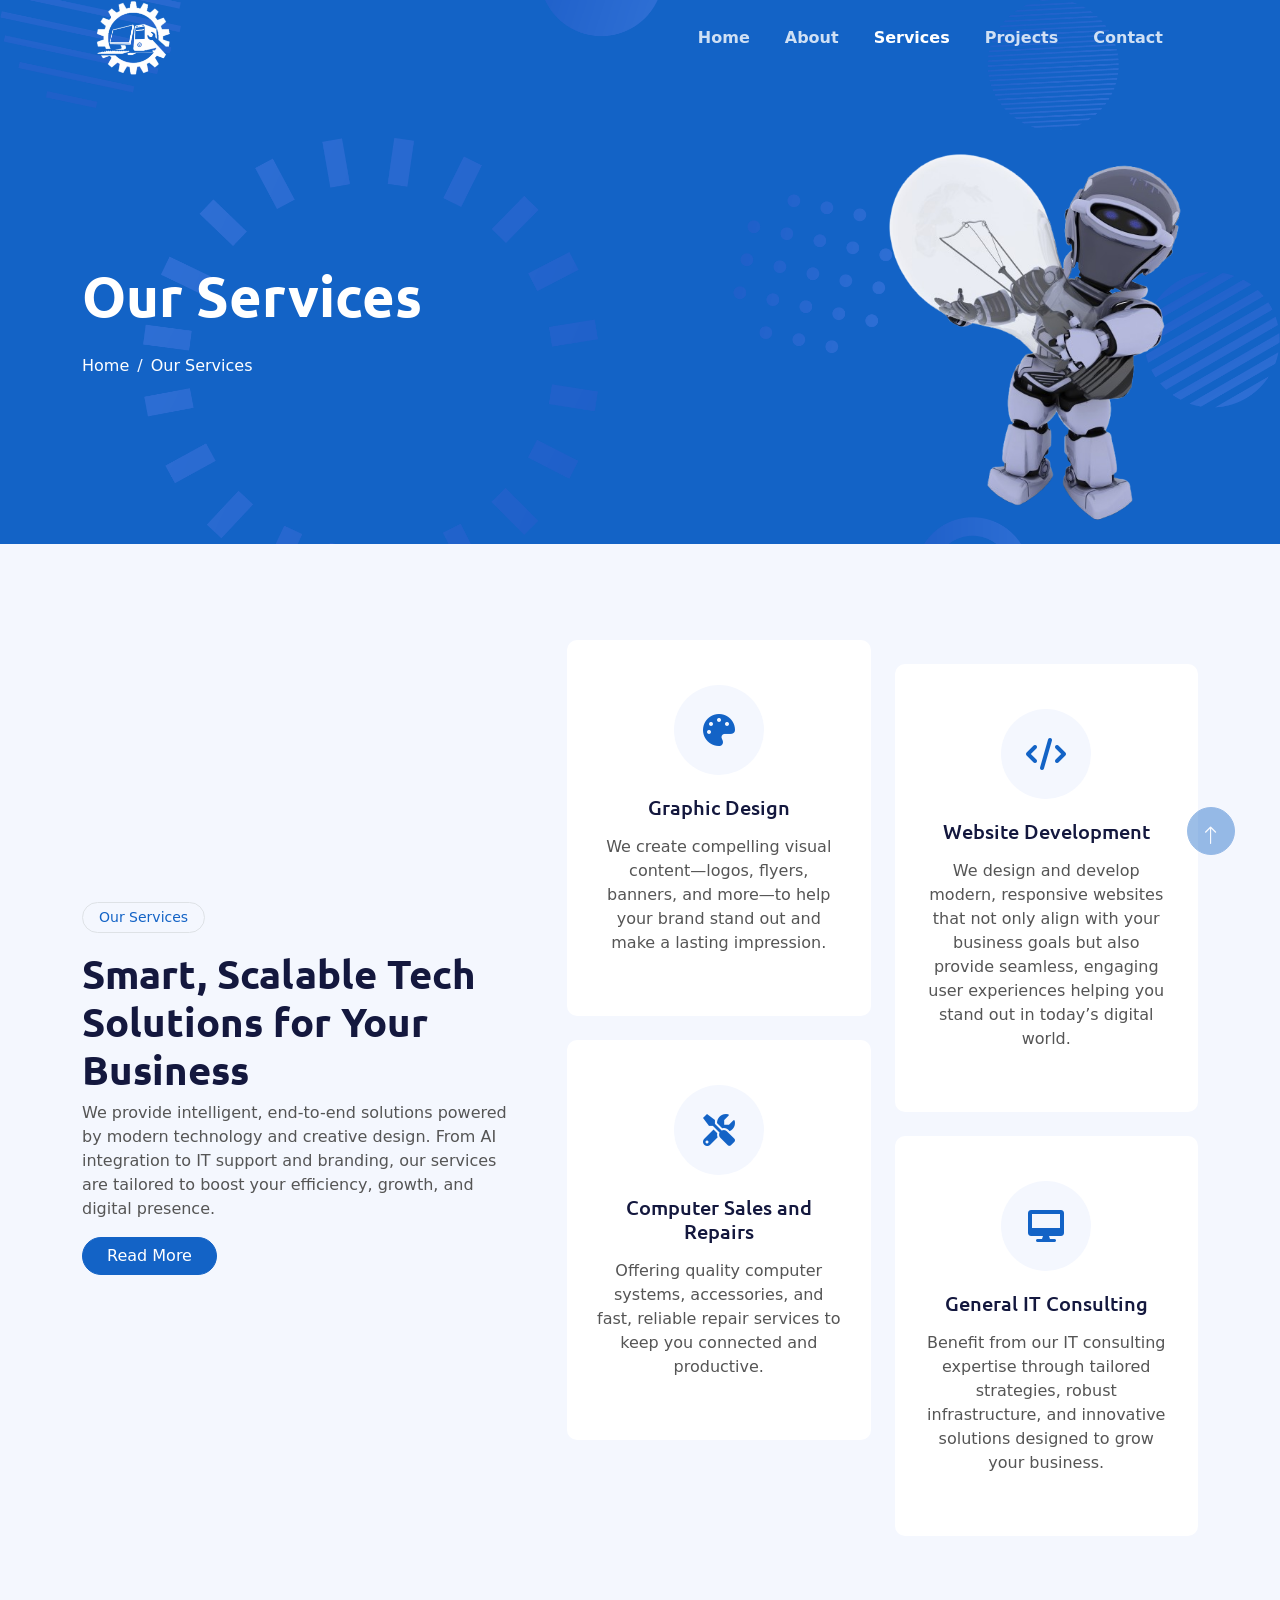
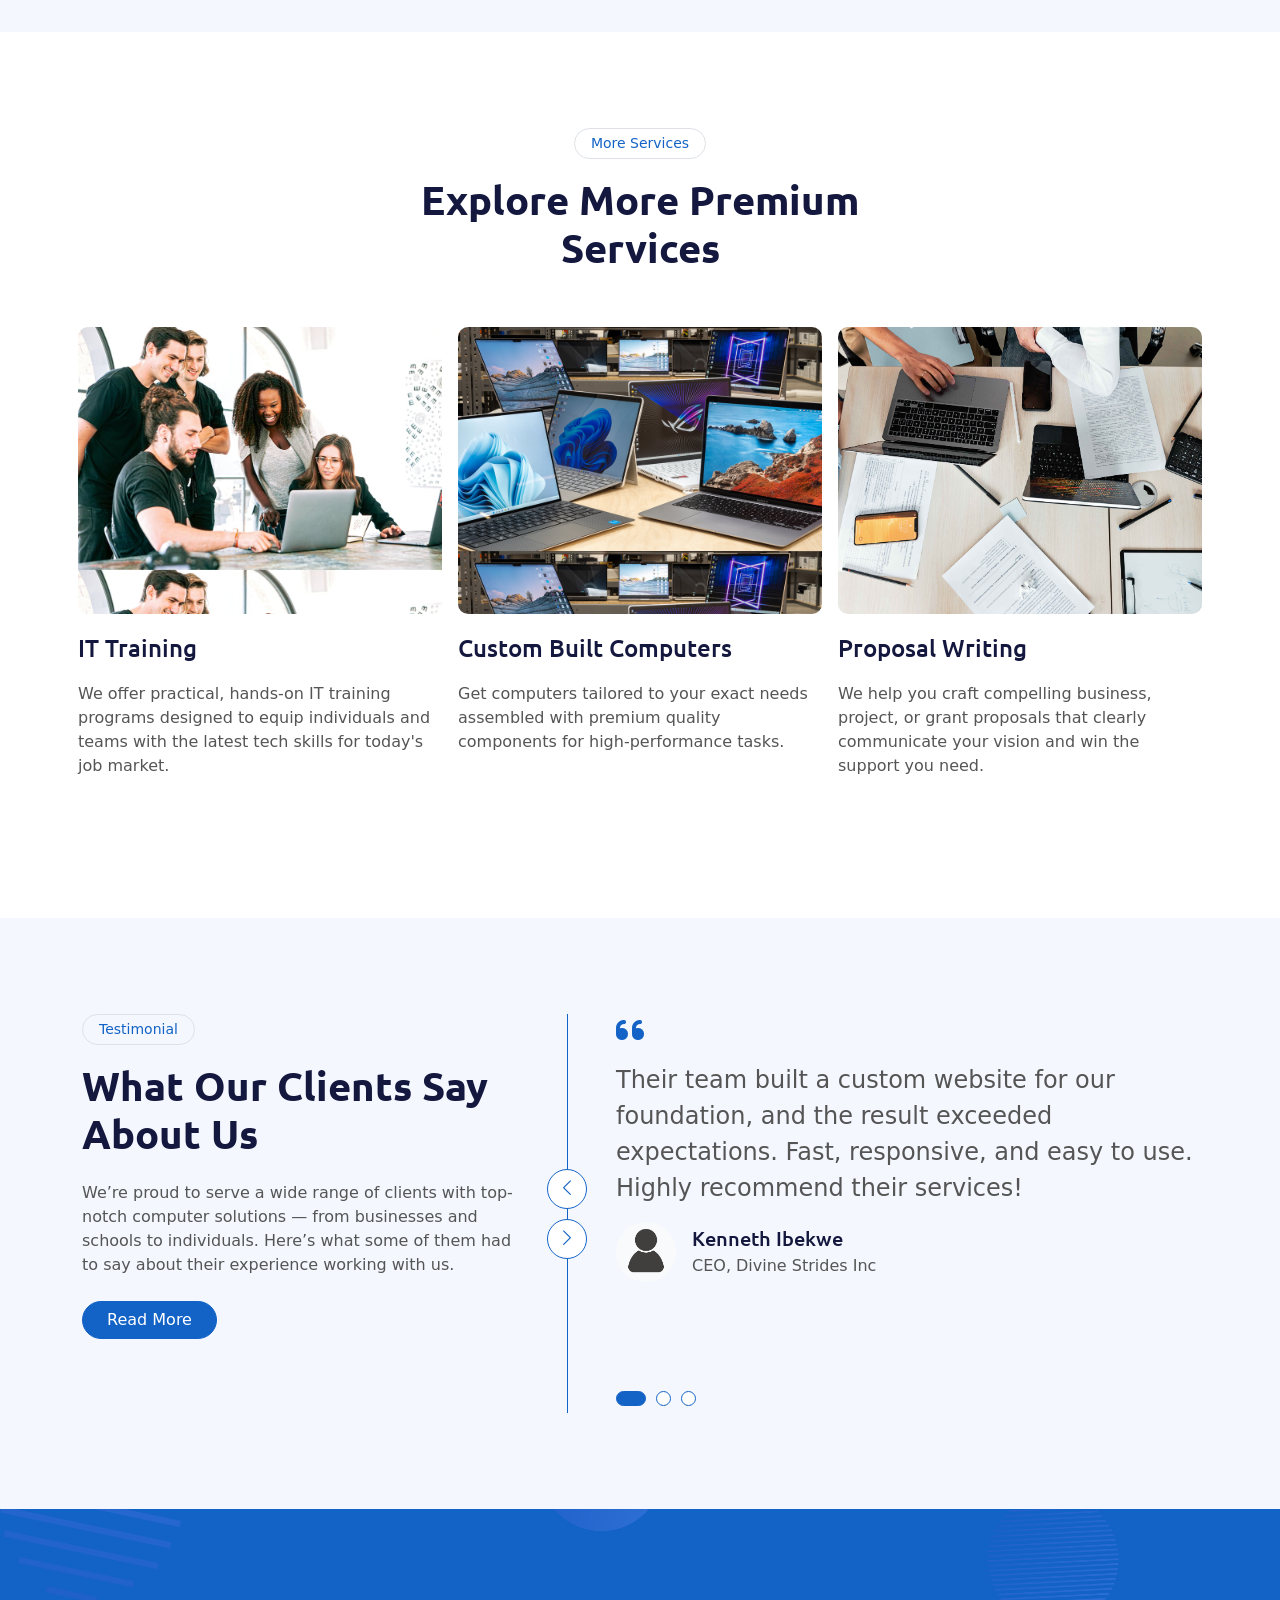
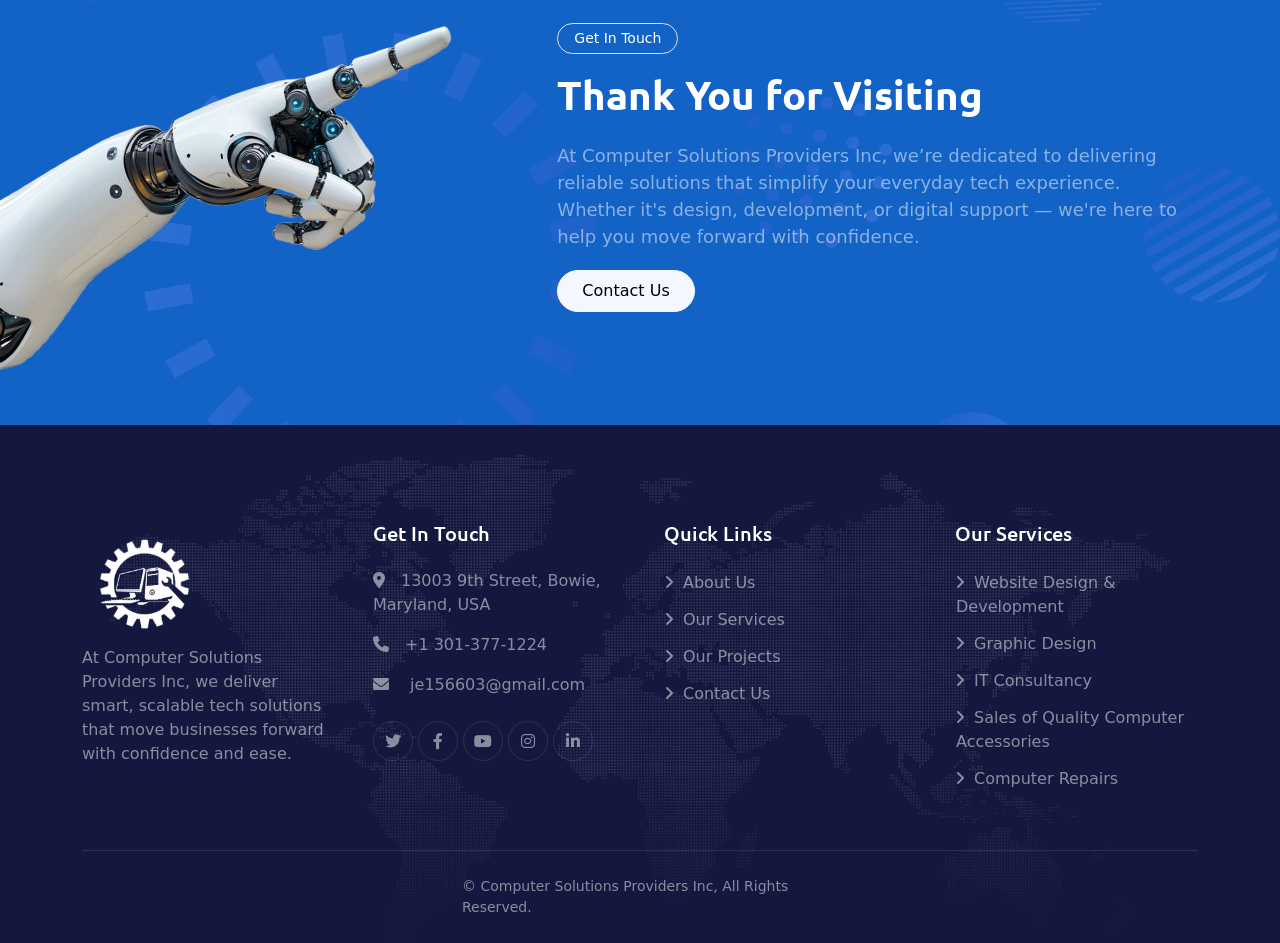
<file: service.html>
<!DOCTYPE html>
<html lang="en">

<head>
    <meta charset="utf-8">
    <title>Services | Computer Solutions Providers Inc</title>
    <meta content="width=device-width, initial-scale=1.0" name="viewport">
    <meta content="" name="keywords">
    <meta content="" name="description">

    <!-- Favicon -->
    <link href="img/image1.png" rel="icon">

    <!-- Google Web Fonts -->
    <link rel="preconnect" href="https://fonts.googleapis.com">
    <link rel="preconnect" href="https://fonts.gstatic.com" crossorigin>
    <link href="https://fonts.googleapis.com/css2?family=Open+Sans:wght@400;600&family=Ubuntu:wght@500;700&display=swap"
        rel="stylesheet">

    <!-- Icon Font Stylesheet -->
    <!-- <link href="https://cdnjs.cloudflare.com/ajax/libs/font-awesome/5.10.0/css/all.min.css" rel="stylesheet"> -->
    <link rel="stylesheet" href="https://cdnjs.cloudflare.com/ajax/libs/font-awesome/6.0.0-beta3/css/all.min.css">
    <link href="https://cdn.jsdelivr.net/npm/bootstrap-icons@1.4.1/font/bootstrap-icons.css" rel="stylesheet">

    <!-- Libraries Stylesheet -->
    <link href="lib/animate/animate.min.css" rel="stylesheet">
    <link href="lib/owlcarousel/assets/owl.carousel.min.css" rel="stylesheet">

    <!-- Customized Bootstrap Stylesheet -->
    <link href="css/bootstrap.min.css" rel="stylesheet">

    <!-- Template Stylesheet -->
    <link href="css/style.css" rel="stylesheet">
</head>

<body>
    <!-- Spinner Start -->
    <!-- <div id="spinner"
        class="show bg-white position-fixed translate-middle w-100 vh-100 top-50 start-50 d-flex align-items-center justify-content-center">
        <div class="spinner-grow text-primary" style="width: 3rem; height: 3rem;" role="status">
            <span class="sr-only">Loading...</span>
        </div>
    </div> -->
    <!-- Spinner End -->


   <!-- Navbar Start -->
   <div class="container-fluid sticky-top">
    <div class="container">
        <nav class="navbar navbar-expand-lg navbar-dark p-0">
            <a href="index.html" class="navbar-brand">
                <img src="./img/image1.png" alt="">
            </a>
            <button type="button" class="navbar-toggler ms-auto me-0" data-bs-toggle="collapse"
                data-bs-target="#navbarCollapse">
                <span class="navbar-toggler-icon"></span>
            </button>
            <div class="collapse navbar-collapse" id="navbarCollapse">
                <div class="navbar-nav ms-auto">
                    <a href="index.html" class="nav-item nav-link">Home</a>
                    <a href="about.html" class="nav-item nav-link">About</a>
                    <a href="service.html" class="nav-item nav-link active">Services</a>
                    <a href="project.html" class="nav-item nav-link">Projects</a>
                    <a href="contact.html" class="nav-item nav-link">Contact</a>
                </div>
            </div>
        </nav>
    </div>
</div>
<!-- Navbar End -->


    <!-- Hero Start -->
    <div class="container-fluid pt-5 bg-primary hero-header">
        <div class="container pt-5">
            <div class="row g-5 pt-5">
                <div class="col-lg-6 align-self-center text-center text-lg-start mb-lg-5">
                    <h1 class="display-4 text-white mb-4 animated slideInRight">Our Services</h1>
                    <nav aria-label="breadcrumb">
                        <ol class="breadcrumb justify-content-center justify-content-lg-start mb-0">
                            <li class="breadcrumb-item"><a class="text-white" href="index.html">Home</a></li>
                            <li class="breadcrumb-item text-white active" aria-current="page">Our Services</li>
                        </ol>
                    </nav>
                </div>
                <div class="col-lg-6 align-self-end text-center text-lg-end">
                    <img class="img-fluid" src="img/robot4.png" alt="" style="max-height: 400px;">
                </div>
            </div>
        </div>
    </div>
    <!-- Hero End -->

    <!-- Service Start -->
    <div class="container-fluid bg-light py-5">
        <div class="container py-5">
            <div class="row g-5 align-items-center">
                <div class="col-lg-5 wow fadeIn" data-wow-delay="0.1s">
                    <div class="btn btn-sm border rounded-pill text-primary px-3 mb-3">Our Services</div>
                    <h1>Smart, Scalable Tech Solutions for Your Business</h1>
                    <p>We provide intelligent, end-to-end solutions powered by modern technology and creative design. 
                        From AI integration to IT support and branding, our services are tailored to boost your efficiency, 
                        growth, and digital presence.</p>
                    <a class="btn btn-primary rounded-pill px-4" href="">Read More</a>
                </div>
                <div class="col-lg-7">
                    <div class="row g-4">
                        <div class="col-md-6">
                            <div class="row g-4">
                                <div class="col-12 wow fadeIn" data-wow-delay="0.1s">
                                    <div class="service-item d-flex flex-column justify-content-center text-center rounded">
                                        <div class="service-icon btn-square">
                                            <i class="fa fa-palette fa-2x"></i>
                                        </div>
                                        <h5 class="mb-3">Graphic Design</h5>
                                        <p>We create compelling visual content—logos, flyers, banners, and 
                                            more—to help your brand stand out and make a lasting impression.</p>
                                        <!-- <a class="btn px-3 mt-auto mx-auto" href="">Read More</a> -->
                                    </div>
                                </div>
                                <div class="col-12 wow fadeIn" data-wow-delay="0.5s">
                                    <div class="service-item d-flex flex-column justify-content-center text-center rounded">
                                        <div class="service-icon btn-square">
                                            <i class="fa fa-screwdriver-wrench fa-2x"></i>
                                        </div>
                                        <h5 class="mb-3">Computer Sales and Repairs</h5>
                                        <p>Offering quality computer systems, accessories, and fast, reliable repair services 
                                            to keep you connected and productive.</p>

                                        <!-- <a class="btn px-3 mt-auto mx-auto" href="">Read More</a> -->
                                    </div>
                                </div>
                            </div>
                        </div>
                        <div class="col-md-6 pt-md-4">
                            <div class="row g-4">
                                <div class="col-12 wow fadeIn" data-wow-delay="0.3s">
                                    <div class="service-item d-flex flex-column justify-content-center text-center rounded">
                                        <div class="service-icon btn-square">
                                            <i class="fa fa-code fa-2x"></i>
                                        </div>
                                        <h5 class="mb-3">Website Development</h5>
                                        <p>We design and develop modern, responsive websites that not only align with your business goals
                                             but also provide seamless, engaging user experiences helping you stand out
                                              in today’s digital world.</p>
                                        <!-- <a class="btn px-3 mt-auto mx-auto" href="">Read More</a> -->
                                    </div>
                                </div>
                                <div class="col-12 wow fadeIn" data-wow-delay="0.7s">
                                    <div class="service-item d-flex flex-column justify-content-center text-center rounded">
                                        <div class="service-icon btn-square">
                                            <i class="fa fa-desktop fa-2x"></i>
                                        </div>
                                        <h5 class="mb-3">General IT Consulting</h5>
                                        <p>Benefit from our IT consulting expertise through tailored strategies, robust infrastructure, 
                                            and innovative solutions designed to grow your business.</p>
                                        <!-- <a class="btn px-3 mt-auto mx-auto" href="">Read More</a> -->
                                    </div>
                                </div>
                            </div>
                        </div>
                    </div>
                </div>
            </div>
        </div>
    </div>
    <!-- Service End -->

    <!-- Case Start -->
    <div class="container-fluid bg-body py-5">
        <div class="container py-5">
            <div class="mx-auto text-center wow fadeIn" data-wow-delay="0.1s" style="max-width: 500px;">
                <div class="btn btn-sm border rounded-pill text-primary px-3 mb-3">More Services</div>
                <h1 class="mb-4">Explore More Premium Services</h1>
            </div>
            <div class="row g-4 mt-4 mb-2">
                <div class="col-lg-4 wow fadeInLeft other p-2" data-wow-delay="0.1s">
                    <div class="service1 rounded"></div>
                    <h4 class="lh-base text-dark my-3 serve">IT Training</h4>
                    <p>We offer practical, hands-on IT training programs designed to equip individuals and teams with the latest tech skills for today's job market.</p>
                </div>
                <div class="col-lg-4 wow fadeInLeft other p-2" data-wow-delay="0.2s">
                    <div class="service2 rounded"></div>
                    <h4 class="lh-base text-dark my-3 serve">Custom Built Computers</h4>
                    <p>Get computers tailored to your exact needs assembled with premium quality components for high-performance tasks.</p>
                </div>
                <div class="col-lg-4 wow fadeInLeft other p-2" data-wow-delay="0.3s">
                    <div class="service3 rounded"></div>
                    <h4 class="lh-base text-dark my-3 serve">Proposal Writing</h4>
                    <p>We help you craft compelling business, project, or grant proposals that clearly communicate your vision and win the support you need.</p>
                </div>
                
            </div>
        </div>
    </div>
    <!-- Case End -->

    <!-- Testimonial Start -->
    <div class="container-xxl bg-light py-5">
        <div class="container py-5">
            <div class="row g-5">
                <div class="col-lg-5 wow fadeIn" data-wow-delay="0.1s">
                    <div class="btn btn-sm border rounded-pill text-primary px-3 mb-3">Testimonial</div>
                    <h1 class="mb-4">What Our Clients Say About Us</h1>
                    <p class="mb-4">
                        We’re proud to serve a wide range of clients with top-notch computer solutions — from businesses and schools to individuals. Here’s what some of them had to say about their experience working with us.
                    </p>
                    <a class="btn btn-primary rounded-pill px-4" href="about.html">Read More</a>
                </div>
                <div class="col-lg-7 wow fadeIn" data-wow-delay="0.5s">
                    <div class="owl-carousel testimonial-carousel border-start border-primary">
                        <div class="testimonial-item ps-5">
                            <i class="fa fa-quote-left fa-2x text-primary mb-3"></i>
                            <p class="fs-4">Their team built a custom website for our foundation, and the result exceeded expectations. Fast, responsive, and easy to use. Highly recommend their services!</p>
                            <div class="d-flex align-items-center">
                                <img class="img-fluid flex-shrink-0 rounded-circle" src="img/person.jpg"
                                    style="width: 60px; height: 60px;">
                                <div class="ps-3">
                                    <h5 class="mb-1">Kenneth Ibekwe</h5>
                                    <span>CEO, Divine Strides Inc</span>
                                </div>
                            </div>
                        </div>
                        <div class="testimonial-item ps-5">
                            <i class="fa fa-quote-left fa-2x text-primary mb-3"></i>
                            <p class="fs-4">I had issues with my laptop and network setup. They fixed everything within a day and even optimized my system. Excellent tech support!</p>
                            <div class="d-flex align-items-center">
                                <img class="img-fluid flex-shrink-0 rounded-circle" src="img/person.jpg"
                                    style="width: 60px; height: 60px;">
                                <div class="ps-3">
                                    <h5 class="mb-1">Jonathan Pierce</h5>
                                    <span>Freelance Designer</span>
                                </div>
                            </div>
                        </div>
                        <div class="testimonial-item ps-5">
                            <i class="fa fa-quote-left fa-2x text-primary mb-3"></i>
                            <p class="fs-4">I was blown away by the creativity and attention to detail in the designs delivered. The team truly understood our brand and brought our vision to life beyond expectations. Professional, timely, and incredibly talented—highly recommended!</p>
                            <div class="d-flex align-items-center">
                                <img class="img-fluid flex-shrink-0 rounded-circle" src="img/person.jpg"
                                    style="width: 60px; height: 60px;">
                                <div class="ps-3">
                                    <h5 class="mb-1">Joseph E. Enyinnaya</h5>
                                    <span>CEO, Ugoeze Real Estate & Dredging Company Ltd</span>
                                </div>
                            </div>
                        </div>
                    </div>
                </div>
            </div>            
        </div>
    </div>
    <!-- Testimonial End -->


    <!-- Newsletter Start -->
    <div class="container-fluid bg-primary newsletter py-2">
        <div class="container">
            <div class="row g-5 align-items-center">
                <div class="col-md-5 ps-lg-0 pt-5 pt-md-0 text-start wow fadeInLeft newsletter-img" data-wow-delay="0.3s">
                    <img class="img-fluid" src="img/robot-hand.png" alt="">
                </div>
                <div class="col-md-7 py-5 newsletter-text wow fadeIn" data-wow-delay="0.5s">
                    <div class="btn btn-sm border rounded-pill text-white px-3 mb-3">Get In Touch</div>
                    <h1 class="text-white mb-4">Thank You for Visiting</h1>
                    <div class="position-relative w-100 mt-3 mb-3 text-white-50">
                        <span style="font-size: 18px;">At Computer Solutions Providers Inc, we’re dedicated to delivering reliable solutions 
                            that simplify your everyday tech experience. Whether it's design, development, or digital support 
                            — we're here to help you move forward with confidence.</span>
                    </div>
                    <a href="contact.html" class="btn btn-light py-sm-2 px-sm-4 rounded-pill mt-1">Contact Us</a>
                </div>
            </div>
        </div>
    </div>
    <!-- Newsletter End -->


    <!-- Footer Start -->
    <div class="container-fluid bg-dark text-white-50 footer pt-5">
        <div class="container py-5">
            <div class="row g-5">
                <div class="col-md-6 col-lg-3 wow fadeIn" data-wow-delay="0.1s">
                    <a href="index.html" class="d-inline-block img-fluid">
                        <img src="img/image1.png" class="img-fluid w-50" alt="Company Logo">
                    </a>
                    <p class="mb-0">At Computer Solutions Providers Inc, we deliver smart, scalable tech solutions that move businesses forward with confidence and ease.</p>
                </div>
                <div class="col-md-6 col-lg-3 wow fadeIn" data-wow-delay="0.3s">
                    <h5 class="text-white mb-4">Get In Touch</h5>
                    <p><i class="fa fa-map-marker-alt me-3"></i>13003 9th Street, Bowie, Maryland, USA</p>
                    <p><i class="fa fa-phone me-3"></i>+1 301-377-1224</p>
                    <p>
                        <i class="fa fa-envelope me-3"></i>
                        <a href="mailto:je156603@gmail.com?subject=Inquiry from Website Visitor&body=Hello Computer Solutions Providers Inc,%0D%0A%0D%0AI would like to inquire about..." class="text-white-50">
                        je156603@gmail.com
                        </a>
                    </p>                  
                    <div class="d-flex pt-2">
                        <a class="btn btn-outline-light btn-social" href="#"><i class="fab fa-twitter"></i></a>
                        <a class="btn btn-outline-light btn-social" href="#"><i class="fab fa-facebook-f"></i></a>
                        <a class="btn btn-outline-light btn-social" href="#"><i class="fab fa-youtube"></i></a>
                        <a class="btn btn-outline-light btn-social" href="#"><i class="fab fa-instagram"></i></a>
                        <a class="btn btn-outline-light btn-social" href="#"><i class="fab fa-linkedin-in"></i></a>
                    </div>
                </div>
                <div class="col-md-6 col-lg-3 wow fadeIn" data-wow-delay="0.5s">
                    <h5 class="text-white mb-4">Quick Links</h5>
                    <a class="btn btn-link" href="about.html">About Us</a>
                    <a class="btn btn-link" href="service.html">Our Services</a>
                    <a class="btn btn-link" href="project.html">Our Projects</a>
                    <a class="btn btn-link" href="contact.html">Contact Us</a>
                </div>
                <div class="col-md-6 col-lg-3 wow fadeIn" data-wow-delay="0.7s">
                    <h5 class="text-white mb-4">Our Services</h5>
                    <a class="btn btn-link">Website Design & Development</a>
                    <a class="btn btn-link">Graphic Design</a>
                    <a class="btn btn-link">IT Consultancy</a>
                    <a class="btn btn-link">Sales of Quality Computer Accessories</a>
                    <a class="btn btn-link">Computer Repairs</a>                
                </div>
            </div>
        </div>
        <div class="container wow fadeIn" data-wow-delay="0.1s">
            <div class="copyright">
                <div class="row">
                    <div class="col-md-4 text-center text-md-start mb-3 mb-md-0 mx-auto">
                        &copy; <span>Computer Solutions Providers Inc, All Rights Reserved.</span>
                    </div>
                </div>
            </div>
        </div>
    </div>
    <!-- Footer End -->


    <!-- Back to Top -->
    <a href="#" class="btn btn-lg btn-primary btn-lg-square back-to-top pt-2"><i class="bi bi-arrow-up"></i></a>


    <!-- JavaScript Libraries -->
    <script src="https://ajax.googleapis.com/ajax/libs/jquery/3.6.1/jquery.min.js"></script>
    <script src="https://cdn.jsdelivr.net/npm/bootstrap@5.0.0/dist/js/bootstrap.bundle.min.js"></script>
    <script src="lib/wow/wow.min.js"></script>
    <script src="lib/easing/easing.min.js"></script>
    <script src="lib/waypoints/waypoints.min.js"></script>
    <script src="lib/counterup/counterup.min.js"></script>
    <script src="lib/owlcarousel/owl.carousel.min.js"></script>

    <!-- Template Javascript -->
    <script src="js/main.js"></script>
</body>

</html>
</file>
<file: css/style.css>
:root {
    --primary: #1363C6;
    --secondary: #15ACE1;
    --light: #F4F7FE;
    --dark: #14183E;
}

*{
    font-family: system-ui, -apple-system, BlinkMacSystemFont, 'Segoe UI', Roboto, Oxygen, Ubuntu, Cantarell, 'Open Sans', 'Helvetica Neue', sans-serif;
}

/*** Spinner ***/
#spinner {
    opacity: 0;
    visibility: hidden;
    transition: opacity .5s ease-out, visibility 0s linear .5s;
    z-index: 99999;
}

#spinner.show {
    transition: opacity .5s ease-out, visibility 0s linear 0s;
    visibility: visible;
    opacity: 1;
}

.back-to-top {
    position: fixed;
    display: none;
    right: 45px;
    bottom: 45px;
    z-index: 99;
}


/*** Heading ***/
h1,
h2,
h3,
.fw-bold {
    font-weight: 700 !important;
}

h4,
h5,
h6,
.fw-medium {
    font-weight: 500 !important;
}


/*** Button ***/
.btn {
    font-weight: 500;
    transition: .5s;
}

.btn-square {
    width: 38px;
    height: 38px;
}

.btn-sm-square {
    width: 32px;
    height: 32px;
}

.btn-lg-square {
    width: 48px;
    height: 48px;
}

.btn-square,
.btn-sm-square,
.btn-lg-square {
    padding: 0;
    display: flex;
    align-items: center;
    justify-content: center;
    font-weight: normal;
    border-radius: 50px;
}


/*** Navbar ***/
.sticky-top {
    top: -150px;
    transition: .5s;
}

.navbar {
    padding: 11px 0 !important;
    height: 75px;
}
.navbar img{
    width: 100%;
    max-width: 100px;
}
@media screen and (max-width: 991px) {
    .navbar{
        height: 100px;
        padding: 0px 0 20px !important;
    }
}
.navbar .navbar-nav .nav-link {
    margin-right: 35px;
    padding: 0;
    color: rgba(255, 255, 255, .8);
    font-weight: 550;
    outline: none;
}

.navbar .navbar-nav .nav-link:hover{
    color: rgb(255, 229, 81);
}
.navbar .navbar-nav .nav-link.active {
    color: rgba(255, 255, 255, 1);
}

.navbar .dropdown-toggle::after {
    border: none;
    content: "\f107";
    font-family: "Font Awesome 5 Free";
    font-weight: 900;
    vertical-align: middle;
    margin-left: 8px;
}

@media (max-width: 991.98px) {
    .navbar .navbar-nav {
        padding: 0 15px;
        background: var(--primary);
    }

    .navbar .navbar-nav .nav-link  {
        margin-right: 0;
        padding: 10px 0;
    }
    
}
@media (max-width: 600px){
    .newsletter .newsletter-img{
        display: none;
    }
    .footer img{
        width: 200px;
    }
}
@media (min-width: 992px) {
    .navbar .nav-item .dropdown-menu {
        display: block;
        border: none;
        margin-top: 0;
        top: 150%;
        opacity: 0;
        visibility: hidden;
        transition: .5s;
    }

    .navbar .nav-item:hover .dropdown-menu {
        top: 100%;
        visibility: visible;
        transition: .5s;
        opacity: 1;
    }
}


/*** Hero Header ***/
.hero-header {
    margin-top: -75px;
    background: url(../img/bg-hero.png) center center no-repeat;
    background-size: cover;
}

.hero-header .breadcrumb-item+.breadcrumb-item::before {
    color: var(--light);
}


/*** Section Title ***/
.section-title::before {
    position: absolute;
    content: "";
    width: 45px;
    height: 4px;
    bottom: 0;
    left: 0;
    background: var(--dark);
}

.section-title::after {
    position: absolute;
    content: "";
    width: 4px;
    height: 4px;
    bottom: 0;
    left: 50px;
    background: var(--dark);
}

.section-title.text-center::before {
    left: 50%;
    margin-left: -25px;
}

.section-title.text-center::after {
    left: 50%;
    margin-left: 25px;
}

.section-title h6::before,
.section-title h6::after {
    position: absolute;
    content: "";
    width: 10px;
    height: 10px;
    top: 2px;
    left: 0;
    background: rgba(33, 66, 177, .5);
}

.section-title h6::after {
    top: 5px;
    left: 3px;
}


/*** About ***/
.about-img {
    position: relative;
    overflow: hidden;
}

.about-img::after {
    position: absolute;
    content: "";
    width: 100%;
    height: 100%;
    top: 0;
    left: 0;
    background: url(../img/bg-about-img.png) top left no-repeat;
    background-size: contain;
}
.award-img{
    
}

/*** Service ***/
.service-item {
    position: relative;
    padding: 45px 30px;
    background: #FFFFFF;
    transition: .5s;
}

.service-item:hover {
    background: var(--primary);
}

.service-item .service-icon {
    margin: 0 auto 20px auto;
    width: 90px;
    height: 90px;
    color: var(--primary);
    background: var(--light);
    transition: .5s;
}

.service-item:hover .service-icon {
    background: #FFFFFF;
}

.service-item h5,
.service-item p {
    transition: .5s;
}

.service-item:hover h5,
.service-item:hover p {
    color: #FFFFFF;
}

.service-item a.btn {
    position: relative;
    display: flex;
    color: var(--primary);
    transition: .5s;
    z-index: 1;
}

.service-item:hover a.btn {
    color: var(--primary);
}

.service-item a.btn::before {
    position: absolute;
    content: "";
    width: 35px;
    height: 35px;
    top: 0;
    left: 0;
    border-radius: 35px;
    background: var(--light);
    transition: .5s;
    z-index: -1;
}

.service-item:hover a.btn::before {
    width: 100%;
    background: var(--light);
}


/*** Feature ***/
.feature {
    background: url(../img/bg-hero.png) center center no-repeat;
    background-size: cover;
}


/*** Newsletter ***/
.newsletter {
    background: url(../img/bg-hero.png) center center no-repeat;
    background-size: cover;
}

@media (min-width: 992px) {
    .newsletter .container {
        max-width: 100% !important;
    }

    .newsletter .newsletter-text  {
        padding-right: calc(((100% - 960px) / 2) + .75rem);
    }
}

@media (min-width: 1200px) {
    .newsletter .newsletter-text  {
        padding-right: calc(((100% - 1140px) / 2) + .75rem);
    }
}

@media (min-width: 1400px) {
    .newsletter .newsletter-text  {
        padding-right: calc(((100% - 1320px) / 2) + .75rem);
    }
}


/*** Case Study ***/
.case-item img {
    transition: .5s;
}
  
.case-item:hover img {
    transform: scale(1.2);
}
.project{
    transition: all 0.5s ease-in-out;
}
.case-item:hover .project{
    background-size: 120% !important;
}
.project1{
    height: 25rem;
    width: 100%;
    background-image: url(../img/divine-strides.png);
    background-size: 110% !important;
    background-repeat: no-repeat !important;
    background-position: center;
}
.project2{
    height: 25rem;
    width: 100%;
    background-image: url(../img/SAVE_20250413_160943.jpg);
    background-size: 110% !important;
    background-repeat: no-repeat !important;
    background-position: center;
}
.project3{
    height: 25rem;
    width: 100%;
    background-image: url(../img/IMG-20250206-WA0182.jpg);
    background-size: 110% !important;
    background-repeat: no-repeat !important;
    background-position: center;
}
.project3{
    height: 25rem;
    width: 100%;
    background-image: url(../img/IMG-20250206-WA0182.jpg);
    background-size: 110% !important;
    background-repeat: no-repeat !important;
    background-position: center;
}
.project4{
    height: 25rem;
    width: 100%;
    background-image: url(../img/image9.jpeg);
    background-size: 110% !important;
    background-repeat: no-repeat !important;
    background-position: center;
}
.project5{
    height: 25rem;
    width: 100%;
    background-image: url(../img/image4.jpeg);
    background-size: 110% !important;
    background-repeat: no-repeat !important;
    background-position: center;
}
.project6{
    height: 25rem;
    width: 100%;
    background-image: url(../img/anenge-logo.png);
    background-size: 110% !important;
    background-repeat: no-repeat !important;
    background-position: center;
}
.project7{
    height: 25rem;
    width: 100%;
    background-image: url(../img/image5.jpeg);
    background-size: 110% !important;
    background-repeat: no-repeat !important;
    background-position: center;
}
.project8{
    height: 25rem;
    width: 100%;
    background-image: url(../img/image3\ \(2\).jpeg);
    background-size: 110% !important;
    background-repeat: no-repeat !important;
    background-position: center;
}
.project9{
    height: 25rem;
    width: 100%;
    background-image: url(../img/image12.jpeg);
    background-size: 110% !important;
    background-repeat: no-repeat !important;
    background-position: center;
}
.project10{
    height: 25rem;
    width: 100%;
    background-image: url(../img/tony.jpeg);
    background-size: 110% !important;
    background-repeat: no-repeat !important;
    background-position: center;
}
.case-item:hover .case-overlay{
    height: 60%;
}
.case-overlay {
    position: absolute;
    padding: 30px;
    width: 100%;
    height: 100%;
    bottom: 0;
    left: 0;
    display: flex;
    flex-direction: column;
    align-items: flex-start;
    justify-content: flex-end;
    background: linear-gradient(to bottom, rgba(20, 24, 62, 0), #0a0c20);
    z-index: 1;
    transition: 0.5s;
}
.case-overlay small {
    display: inline-block;
    padding: 3px 15px;
    color: #FFFFFF;
    background: rgba(20, 24, 62, .7);
    border-radius: 25px;
    margin-bottom: 15px;
}
.case-overlay span.btn:hover {
    color: var(--primary);
    background: #FFFFFF;
    border-color: #FFFFFF;
}


/* .project1{
    height: 25rem;
    width: 100%;
    background-image: url(../img/divine-strides.png);
    background-size: 110% !important;
    background-repeat: no-repeat !important;
    background-position: center;
} */
.other{
    height: 55dvh;
}
.other:hover .service1{
    background-size: 110% !important;
}
.other:hover .service2{
    background-size: 120% !important;
}
.other:hover .service3{
    background-size: 110% !important;
}
.other:hover .serve{
    color: #1363C6 !important;
}
.service1{
    height: 60%;
    width: 100%;
    transition: .5s;
    background-image: url(../img/learn.jpeg);
    background-size: 100% !important;
    background-position: top center;
}
.service2{
    height: 60%;
    width: 100%;
    transition: .5s;
    background-image: url(../img/laptop1.jpg);
    background-size: 110% !important;
    background-position: top center;
}
.service3{
    height: 60%;
    width: 100%;
    transition: .5s;
    background-image: url(../img/proposal-writing.jpg);
    background-size: 100% !important;
    background-position: top center;
}
@media (max-width: 400px){
    .service1{
        background-size: 125% !important;
        background-repeat: no-repeat;
    }
    .service2{
        background-size: 125% !important;
        background-repeat: no-repeat;
    }
    .service3{
        background-size: 125% !important;
        background-repeat: no-repeat;
    }
    .other:hover .service1{
        background-size: 135% !important;
    }
    .other:hover .service2{
        background-size: 135% !important;
    }
    .other:hover .service3{
        background-size: 135% !important;
    }
}

/*** FAQs ***/
.accordion .accordion-item {
    border: none;
    margin-bottom: 15px;
}

.accordion .accordion-button {
    background: var(--light);
    border-radius: 2px;
}

.accordion .accordion-button:not(.collapsed) {
    color: #FFFFFF;
    background: var(--primary);
    box-shadow: none;
}

.accordion .accordion-button:not(.collapsed)::after {
    background-image: url("data:image/svg+xml,%3csvg xmlns='http://www.w3.org/2000/svg' viewBox='0 0 16 16' fill='%23fff'%3e%3cpath fill-rule='evenodd' d='M1.646 4.646a.5.5 0 0 1 .708 0L8 10.293l5.646-5.647a.5.5 0 0 1 .708.708l-6 6a.5.5 0 0 1-.708 0l-6-6a.5.5 0 0 1 0-.708z'/%3e%3c/svg%3e");
}

.accordion .accordion-body {
    padding: 15px 0 0 0;
}


/*** Testimonial ***/
.testimonial-carousel {
    position: relative;
}

.testimonial-carousel .owl-nav {
    position: absolute;
    width: 40px;
    height: 100%;
    top: calc(50% - 50px);
    left: -21px;
    display: flex;
    flex-direction: column;
    align-items: center;
}

.testimonial-carousel .owl-nav .owl-prev,
.testimonial-carousel .owl-nav .owl-next {
    margin: 5px 0;
    width: 40px;
    height: 40px;
    display: flex;
    align-items: center;
    justify-content: center;
    color: var(--primary);
    background: #FFFFFF;
    border: 1px solid var(--primary);
    border-radius: 40px;
    font-size: 18px;
    transition: .5s;
}

.testimonial-carousel .owl-nav .owl-prev:hover,
.testimonial-carousel .owl-nav .owl-next:hover {
    background: var(--primary);
    color: #FFFFFF;
}

.testimonial-carousel .owl-dots {
    margin-top: 35px;
    margin-left: 3rem;
}

.testimonial-carousel .owl-dot {
    position: relative;
    display: inline-block;
    margin-right: 10px;
    width: 15px;
    height: 15px;
    background: #FFFFFF;
    border: 1px solid var(--primary);
    border-radius: 15px;
    transition: .5s;
}

.testimonial-carousel .owl-dot.active {
    width: 30px;
    background: var(--primary);
}


/*** Team ***/
.team-item {
    transition: .5s;
    border: 1px solid transparent;
    transition: .5s;
}

.team-item:hover {

    border-color: var(--primary);
}


/*** Footer ***/
.footer {
    background: url(../img/footer.png) center center no-repeat;
    background-size: contain;
}

.footer .btn.btn-social {
    margin-right: 5px;
    width: 40px;
    height: 40px;
    display: flex;
    align-items: center;
    justify-content: center;
    color: rgba(255,255,255,.5);
    border: 1px solid rgba(256, 256, 256, .1);
    border-radius: 40px;
    transition: .3s;
}

.footer .btn.btn-social:hover {
    color: var(--primary);
}

.footer .btn.btn-link {
    display: block;
    margin-bottom: 10px;
    padding: 0;
    text-align: left;
    color: rgba(255,255,255,.5);
    font-weight: normal;
    transition: .3s;
}

.footer .btn.btn-link:hover {
    color: #FFFFFF;
}

.footer .btn.btn-link::before {
    position: relative;
    content: "\f105";
    font-family: "Font Awesome 5 Free";
    font-weight: 900;
    margin-right: 10px;
}

.footer .btn.btn-link:hover {
    letter-spacing: 1px;
    box-shadow: none;
}

.footer .copyright {
    padding: 25px 0;
    font-size: 14px;
    border-top: 1px solid rgba(256, 256, 256, .1);
}

.footer .copyright a {
    color: rgba(255,255,255,.5);
}

.footer .copyright a:hover {
    color: #FFFFFF;
}

.footer .footer-menu a {
    margin-right: 15px;
    padding-right: 15px;
    border-right: 1px solid rgba(255, 255, 255, .1);
}

.footer .footer-menu a:last-child {
    margin-right: 0;
    padding-right: 0;
    border-right: none;
}
</file>
